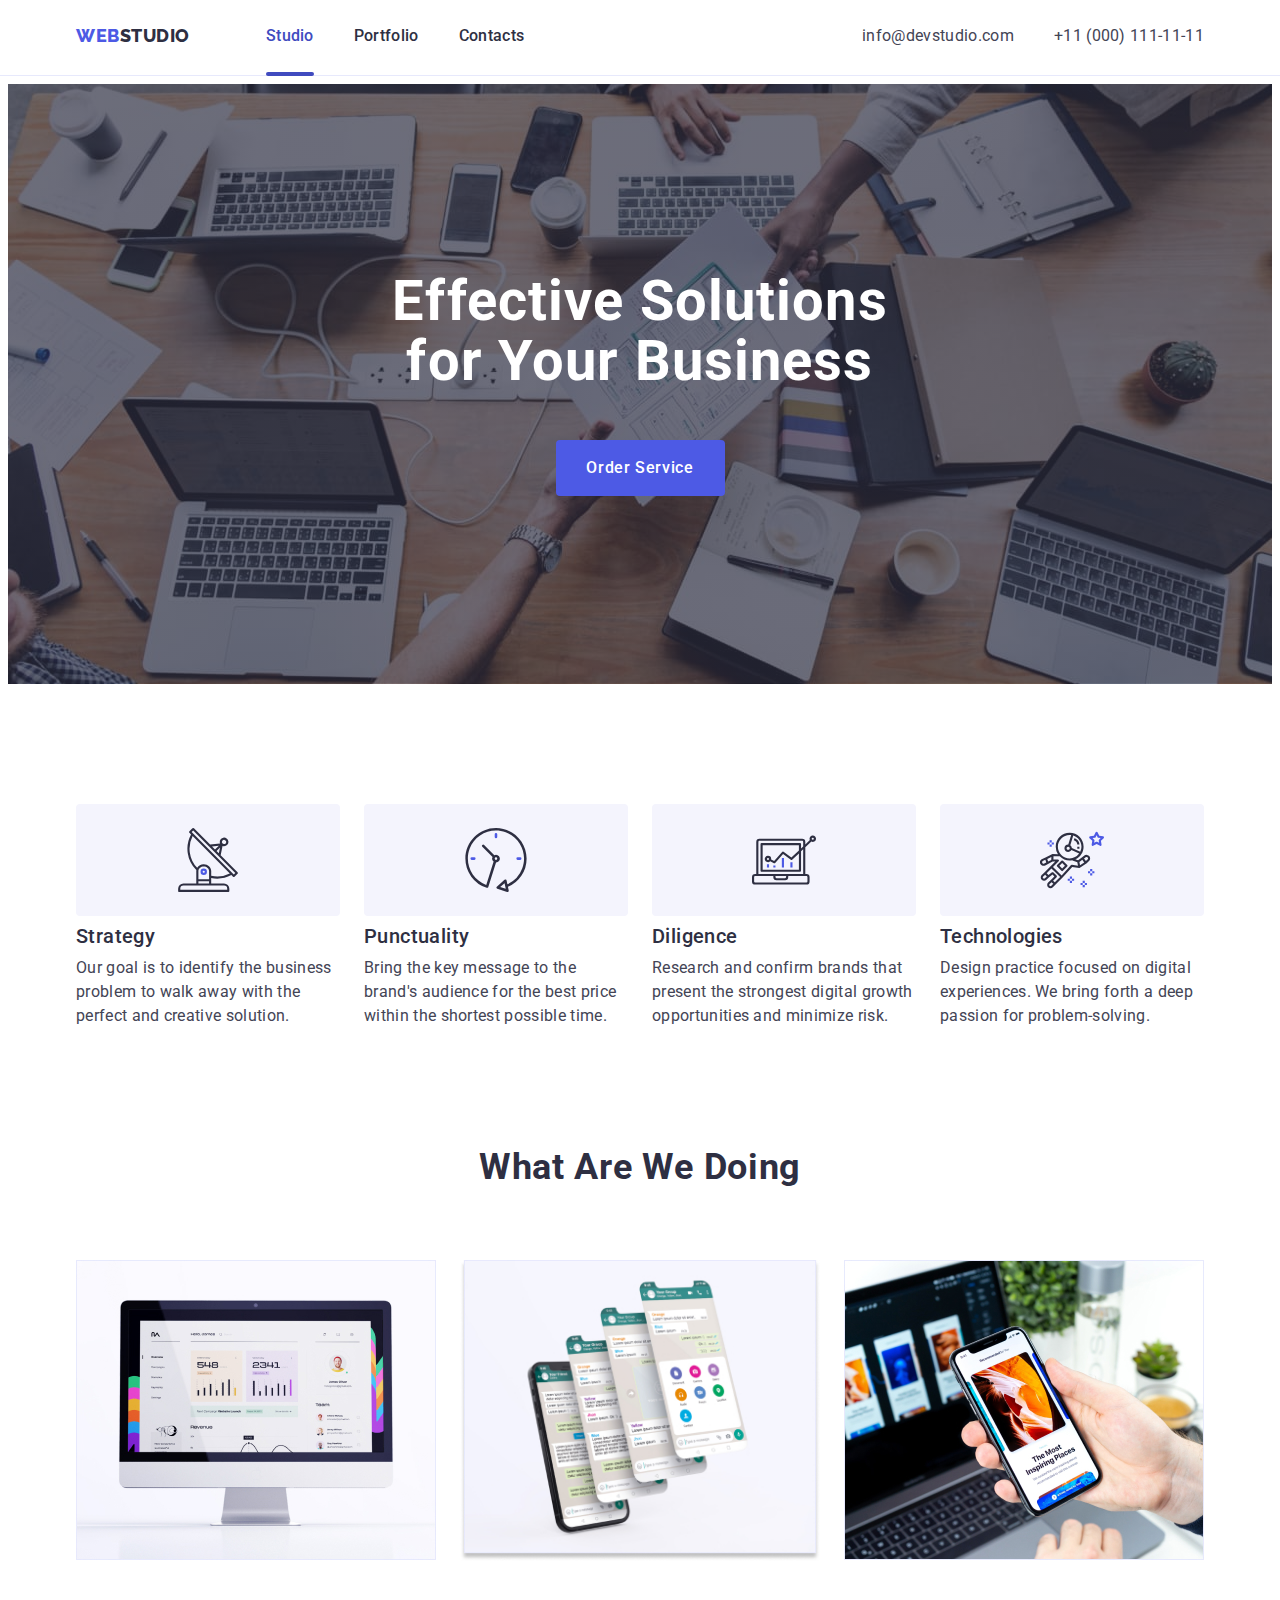
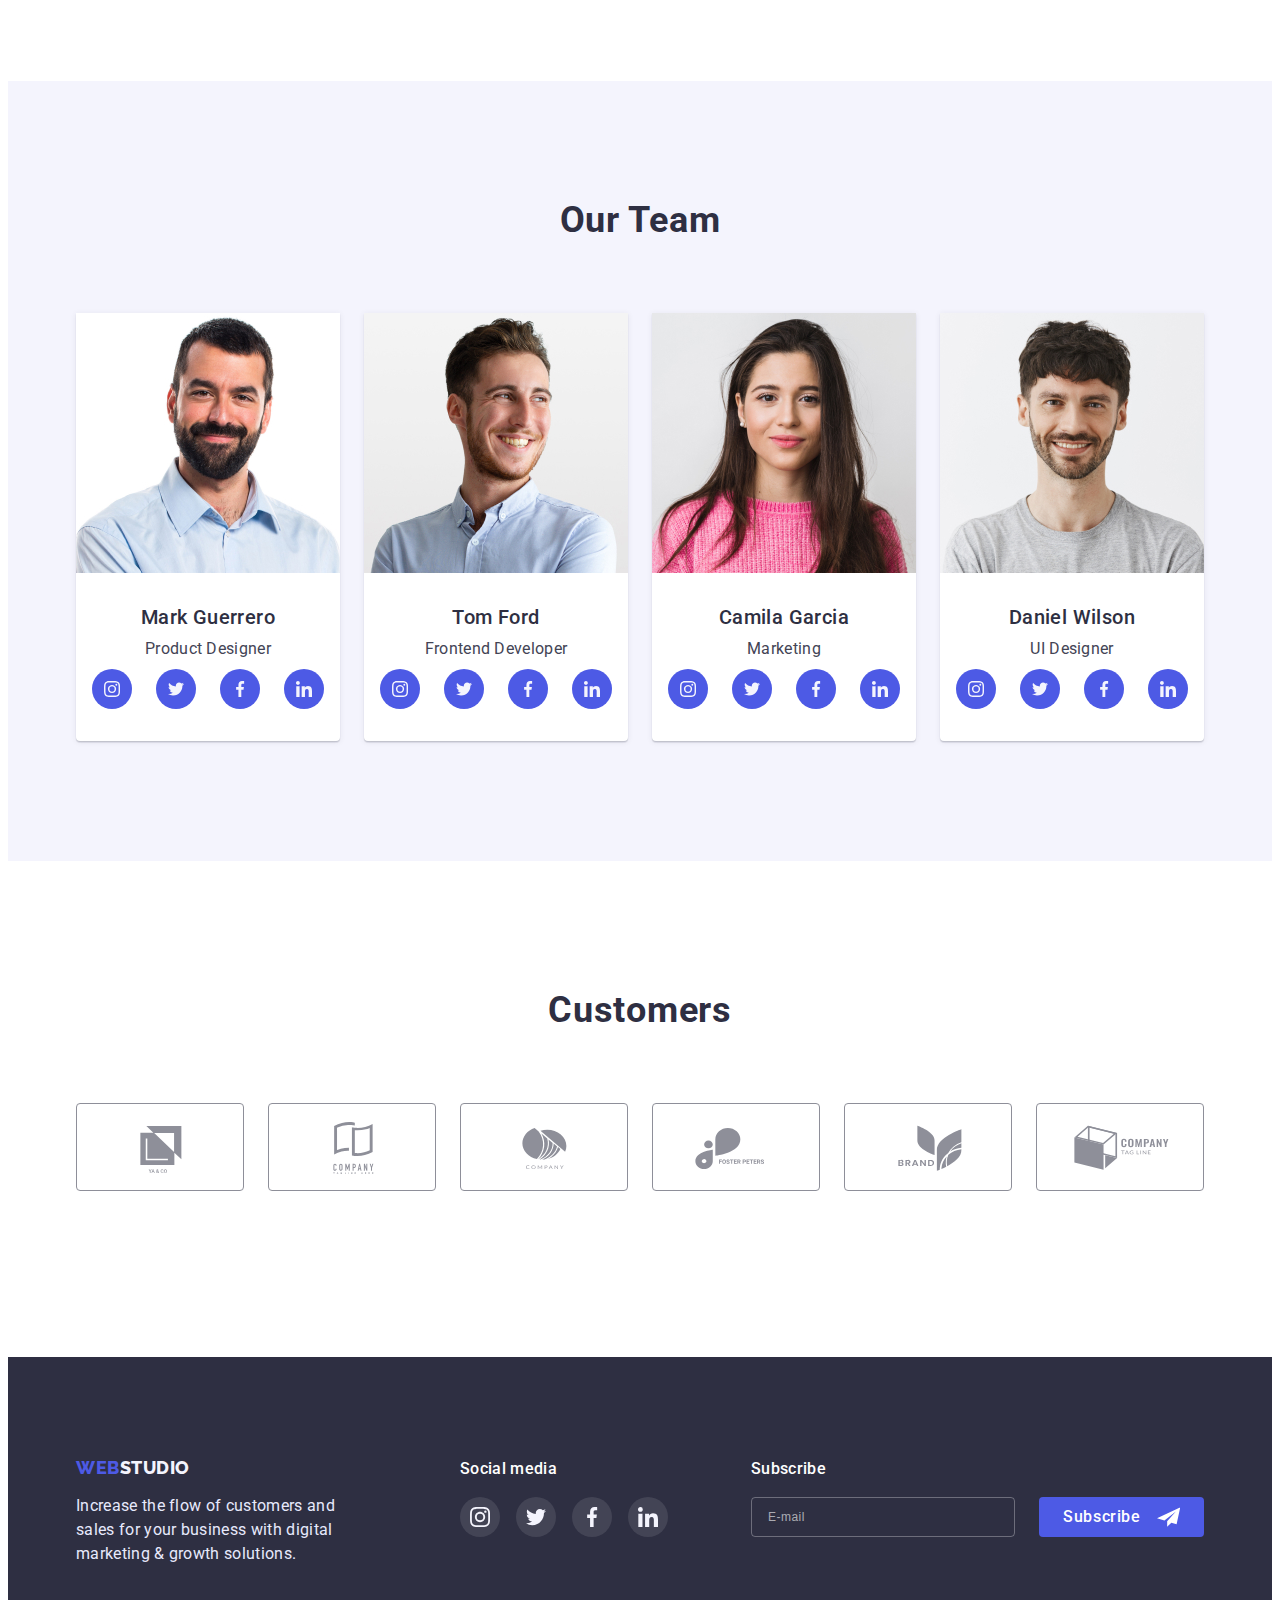
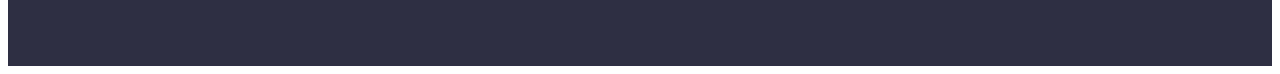
<file: index.html>
<!DOCTYPE html>
<html lang="en">
  <head>
    <meta charset="UTF-8" />
    <meta http-equiv="X-UA-Compatible" content="IE=edge" />
    <meta name="viewport" content="width=device-width, initial-scale=1.0" />
    <title>WebStudio</title>
    <link rel="preconnect" href="https://fonts.googleapis.com" />
    <link rel="preconnect" href="https://fonts.gstatic.com" crossorigin />
    <link
      href="https://fonts.googleapis.com/css2?family=Raleway:wght@800&family=Roboto:wght@400;500;700;900&display=swap"
      rel="stylesheet"
    />
    <link
      rel="stylesheet"
      href="https://cdnjs.cloudflare.com/ajax/libs/modern-normalize/1.1.0/modern-normalize.min.css"
      integrity="sha512-wpPYUAdjBVSE4KJnH1VR1HeZfpl1ub8YT/NKx4PuQ5NmX2tKuGu6U/JRp5y+Y8XG2tV+wKQpNHVUX03MfMFn9Q=="
      crossorigin="anonymous"
      referrerpolicy="no-referrer"
    />
    <link rel="stylesheet" href="./css/styles.css" />
  </head>
  <body>
    <header class="header">
      <div class="container header-container">
        <nav class="header_navigation">
          <a class="header-logo link" href="./index.html"
            ><span class="header-web">Web</span>Studio</a
          >
          <ul class="header-list list">
            <li class="header-item">
              <a class="header-link current link" href="./index.html">Studio</a>
            </li>
            <li class="header-item">
              <a class="header-link link" href="./portfolio.html">Portfolio</a>
            </li>
            <li class="header-item">
              <a class="header-link link" href="">Contacts</a>
            </li>
          </ul>
        </nav>
        <address class="adress">
          <ul class="adress-list list">
            <li class="adress-item">
              <a class="adress-link link" href="mailto:info@devstudio.com"
                >info@devstudio.com</a
              >
            </li>
            <li class="adress-item">
              <a class="adress-link link" href="tel:+110001111111"
                >+11 (000) 111-11-11</a
              >
            </li>
          </ul>
        </address>
      </div>
    </header>
    <main>
      <section class="hero">
        <div class="container">
          <h1 class="hero-title">Effective Solutions for Your Business</h1>
          <button class="hero-button" type="button" data-modal-open>
            Order Service
          </button>
        </div>
      </section>
      <section class="features">
        <div class="container">
          <h2 class="visually-hidden">Features</h2>
          <ul class="features-list list">
            <li class="features-item">
              <div class="thumb">
                <svg class="features-icon" width="64" height="64">
                  <use href="./images/icons.svg#icon-antenna"></use>
                </svg>
              </div>
              <h3 class="features-subtitle">Strategy</h3>
              <p class="features-text text">
                Our goal is to identify the business problem to walk away with
                the perfect and creative solution.
              </p>
            </li>
            <li class="features-item">
              <div class="thumb">
                <svg class="features-icon" width="64" height="64">
                  <use href="./images/icons.svg#icon-clock"></use>
                </svg>
              </div>
              <h3 class="features-subtitle">Punctuality</h3>
              <p class="features-text text">
                Bring the key message to the brand's audience for the best price
                within the shortest possible time.
              </p>
            </li>
            <li class="features-item">
              <div class="thumb">
                <svg class="features-icon" width="64" height="64">
                  <use href="./images/icons.svg#icon-diagram"></use>
                </svg>
              </div>
              <h3 class="features-subtitle">Diligence</h3>
              <p class="features-text text">
                Research and confirm brands that present the strongest digital
                growth opportunities and minimize risk.
              </p>
            </li>
            <li class="features-item">
              <div class="thumb">
                <svg class="features-icon" width="64" height="64">
                  <use href="./images/icons.svg#icon-astronaut"></use>
                </svg>
              </div>
              <h3 class="features-subtitle">Technologies</h3>
              <p class="features-text text">
                Design practice focused on digital experiences. We bring forth a
                deep passion for problem-solving.
              </p>
            </li>
          </ul>
        </div>
      </section>
      <section class="doing">
        <div class="container">
          <h2 class="doing-title">What are we doing</h2>
          <ul class="doing-list list">
            <li class="doing-item">
              <img
                src="./images/img1.jpg"
                alt="photo of computer"
                width="360"
              />
            </li>
            <li class="doing-item">
              <img
                src="./images/img2.jpg"
                alt="photo of screens mobile"
                width="360"
              />
            </li>
            <li class="doing-item">
              <img src="./images/img3.jpg" alt="photo of mobile" width="360" />
            </li>
          </ul>
        </div>
      </section>
      <section class="team">
        <div class="container">
          <h2 class="team-title">Our Team</h2>
          <ul class="team-list list">
            <li class="team-item">
              <img
                src="./images/teamcard1.jpg"
                alt="photo Product Designer"
                width="264"
              />
              <div class="team-cont">
                <h3 class="team-subtitle">Mark Guerrero</h3>
                <p class="team-text text">Product Designer</p>
                <ul class="team-soc-list list">
                  <li class="team-soc-item">
                    <a href="" class="team-soc-link link">
                      <svg class="team-soc-icon" width="16" height="16">
                        <use href="./images/icons.svg#icon-instagram"></use>
                      </svg>
                    </a>
                  </li>
                  <li class="team-soc-item">
                    <a href="" class="team-soc-link link"
                      ><svg class="team-soc-icon" width="16" height="16">
                        <use href="./images/icons.svg#icon-twitter"></use></svg
                    ></a>
                  </li>
                  <li class="team-soc-item">
                    <a href="" class="team-soc-link link"
                      ><svg class="team-soc-icon" width="16" height="16">
                        <use href="./images/icons.svg#icon-facebook"></use></svg
                    ></a>
                  </li>
                  <li class="team-soc-item">
                    <a href="" class="team-soc-link link"
                      ><svg class="team-soc-icon" width="16" height="16">
                        <use href="./images/icons.svg#icon-linkedin"></use></svg
                    ></a>
                  </li>
                </ul>
              </div>
            </li>
            <li class="team-item">
              <img
                src="./images/teamcard2.jpg"
                alt="photo Frontend Developer"
                width="264"
              />
              <div class="team-cont">
                <h3 class="team-subtitle">Tom Ford</h3>
                <p class="team-text text">Frontend Developer</p>
                <ul class="team-soc-list list">
                  <li class="team-soc-item">
                    <a href="" class="team-soc-link link">
                      <svg class="team-soc-icon" width="16" height="16">
                        <use href="./images/icons.svg#icon-instagram"></use>
                      </svg>
                    </a>
                  </li>
                  <li class="team-soc-item">
                    <a href="" class="team-soc-link link"
                      ><svg class="team-soc-icon" width="16" height="16">
                        <use href="./images/icons.svg#icon-twitter"></use></svg
                    ></a>
                  </li>
                  <li class="team-soc-item">
                    <a href="" class="team-soc-link link"
                      ><svg class="team-soc-icon" width="16" height="16">
                        <use href="./images/icons.svg#icon-facebook"></use></svg
                    ></a>
                  </li>
                  <li class="team-soc-item">
                    <a href="" class="team-soc-link link"
                      ><svg class="team-soc-icon" width="16" height="16">
                        <use href="./images/icons.svg#icon-linkedin"></use></svg
                    ></a>
                  </li>
                </ul>
              </div>
            </li>
            <li class="team-item">
              <img
                src="./images/teamcard3.jpg"
                alt="photo Marketing"
                width="264"
              />
              <div class="team-cont">
                <h3 class="team-subtitle">Camila Garcia</h3>
                <p class="team-text text">Marketing</p>
                <ul class="team-soc-list list">
                  <li class="team-soc-item">
                    <a href="" class="team-soc-link link">
                      <svg class="team-soc-icon" width="16" height="16">
                        <use href="./images/icons.svg#icon-instagram"></use>
                      </svg>
                    </a>
                  </li>
                  <li class="team-soc-item">
                    <a href="" class="team-soc-link link"
                      ><svg class="team-soc-icon" width="16" height="16">
                        <use href="./images/icons.svg#icon-twitter"></use></svg
                    ></a>
                  </li>
                  <li class="team-soc-item">
                    <a href="" class="team-soc-link link"
                      ><svg class="team-soc-icon" width="16" height="16">
                        <use href="./images/icons.svg#icon-facebook"></use></svg
                    ></a>
                  </li>
                  <li class="team-soc-item">
                    <a href="" class="team-soc-link link"
                      ><svg class="team-soc-icon" width="16" height="16">
                        <use href="./images/icons.svg#icon-linkedin"></use></svg
                    ></a>
                  </li>
                </ul>
              </div>
            </li>
            <li class="team-item">
              <img
                src="./images/teamcard4.jpg"
                alt="photo UI Designer"
                width="264"
              />
              <div class="team-cont">
                <h3 class="team-subtitle">Daniel Wilson</h3>
                <p class="team-text text">UI Designer</p>
                <ul class="team-soc-list list">
                  <li class="team-soc-item">
                    <a href="" class="team-soc-link link">
                      <svg class="team-soc-icon" width="16" height="16">
                        <use href="./images/icons.svg#icon-instagram"></use>
                      </svg>
                    </a>
                  </li>
                  <li class="team-soc-item">
                    <a href="" class="team-soc-link link"
                      ><svg class="team-soc-icon" width="16" height="16">
                        <use href="./images/icons.svg#icon-twitter"></use></svg
                    ></a>
                  </li>
                  <li class="team-soc-item">
                    <a href="" class="team-soc-link link"
                      ><svg class="team-soc-icon" width="16" height="16">
                        <use href="./images/icons.svg#icon-facebook"></use></svg
                    ></a>
                  </li>
                  <li class="team-soc-item">
                    <a href="" class="team-soc-link link"
                      ><svg class="team-soc-icon" width="16" height="16">
                        <use href="./images/icons.svg#icon-linkedin"></use></svg
                    ></a>
                  </li>
                </ul>
              </div>
            </li>
          </ul>
        </div>
      </section>
      <section class="customers">
        <div class="container">
          <h2 class="customers-title">Customers</h2>
          <ul class="customers-list list">
            <li class="customers-item">
              <a class="customers-link link" href=""
                ><svg class="customers-icon" width="104" height="56">
                  <use href="./images/icons.svg#icon-logofirst"></use></svg
              ></a>
            </li>
            <li class="customers-item">
              <a class="customers-link link" href=""
                ><svg class="customers-icon" width="104" height="56">
                  <use href="./images/icons.svg#icon-logosecond"></use></svg
              ></a>
            </li>
            <li class="customers-item">
              <a class="customers-link link" href=""
                ><svg class="customers-icon" width="104" height="56">
                  <use href="./images/icons.svg#icon-logothird"></use></svg
              ></a>
            </li>
            <li class="customers-item">
              <a class="customers-link link" href=""
                ><svg class="customers-icon" width="104" height="56">
                  <use href="./images/icons.svg#icon-logofourth"></use></svg
              ></a>
            </li>
            <li class="customers-item">
              <a class="customers-link link" href=""
                ><svg class="customers-icon" width="104" height="56">
                  <use href="./images/icons.svg#icon-logofifth"></use></svg
              ></a>
            </li>
            <li class="customers-item">
              <a class="customers-link link" href=""
                ><svg class="customers-icon" width="104" height="56">
                  <use href="./images/icons.svg#icon-logosixth"></use></svg
              ></a>
            </li>
          </ul>
        </div>
      </section>
    </main>
    <footer class="footer">
      <div class="container">
        <div class="footer-list">
          <div class="first-item">
            <a class="footer-logo link" href="./index.html"
              ><span class="footer-web">Web</span>Studio</a
            >
            <p class="footer-text text">
              Increase the flow of customers and sales for your business with
              digital marketing & growth solutions.
            </p>
          </div>
          <div class="second-item">
            <p class="cm-title">Social media</p>
            <ul class="cm-list list">
              <li class="cm-item">
                <a href="" class="cm-link link">
                  <svg class="cm-icon" width="20" height="20">
                    <use href="./images/icons.svg#icon-instagram"></use>
                  </svg>
                </a>
              </li>
              <li class="cm-item">
                <a href="" class="cm-link link">
                  <svg class="cm-icon" width="20" height="20">
                    <use href="./images/icons.svg#icon-twitter"></use>
                  </svg>
                </a>
              </li>
              <li class="cm-item">
                <a href="" class="cm-link link">
                  <svg class="cm-icon" width="20" height="20">
                    <use href="./images/icons.svg#icon-facebook"></use>
                  </svg>
                </a>
              </li>
              <li class="cm-item">
                <a href="" class="cm-link link">
                  <svg class="cm-icon" width="20" height="20">
                    <use href="./images/icons.svg#icon-linkedin"></use>
                  </svg>
                </a>
              </li>
            </ul>
          </div>
          <form class="third-item">
            <label for="subscribe"></label>
            <p class="subscribe-text">Subscribe</p>
            <div class="subscr-button">
              <input
                class="subscribe-mail"
                name="user-email"
                type="email"
                placeholder="E-mail"
                id="subscribe"
              />
              <div>
                <button class="fut-button" type="submit">
                  Subscribe<svg class="fut-icon" width="24" height="24">
                    <use href="./images/icons.svg#icon-plain"></use>
                  </svg>
                </button>
              </div>
            </div>
          </form>
        </div>
      </div>
    </footer>
    <div class="backdrop is-hidden" data-modal>
      <div class="modal">
        <button type="button" class="modal-close" data-modal-close>
          <svg class="modal-close-icon" width="8" height="8">
            <use href="./images/icons.svg#icon-closebutton"></use>
          </svg>
        </button>
        <p class="modal-title">Leave your contacts and we will call you back</p>
        <form class="modal-form">
          <div class="modal-field">
            <label
              ><span class="input-text">Name</span
              ><span class="input-wrap"
                ><input
                  class="modal-input"
                  name="user-name"
                  type="text"
                  placeholder=""
                  required />
                <svg class="modal-icon" width="18" height="18">
                  <use
                    href="./images/icons.svg#icon-personmod"
                  ></use></svg></span
            ></label>
          </div>
          <div class="modal-field">
            <label class="input-text" for="user-tel">Phone</label>
            <div class="input-wrap">
              <input
                class="modal-input"
                name="user-tel"
                id="user-tel"
                type="text"
                placeholder=""
                required
              />
              <svg class="modal-icon" width="18" height="18">
                <use href="./images/icons.svg#icon-phonemod"></use>
              </svg>
            </div>
          </div>
          <div class="modal-field">
            <label
              ><span class="input-text">Email</span
              ><span class="input-wrap"
                ><input
                  class="modal-input"
                  name="user-email"
                  type="email"
                  placeholder="" />
                <svg class="modal-icon" width="18" height="18">
                  <use
                    href="./images/icons.svg#icon-emailmod"
                  ></use></svg></span
            ></label>
          </div>
          <div class="modal-textarea">
            <label class="input-text" for="user-text">Comment</label>
            <textarea
              name="user-text"
              id="user-text"
              class="modal-comment"
              placeholder="Text input"
            ></textarea>
          </div>
          <div class="modal-checkbox">
            <input
              id="policy"
              type="checkbox"
              value="true"
              class="input-check visually-hidden"
              name="policy"
            />
            <label for="policy" class="check-text">
              <span>
                <svg class="check-icon" width="10" height="8">
                  <use href="./images/icons.svg#icon-click"></use>
                </svg>
              </span>
              I accept the terms and conditions of the&nbsp;
              <a class="active-text" href="#">Privacy Policy</a></label
            >
          </div>

          <button class="mod-button" type="submit">Send</button>
        </form>
      </div>
    </div>
    <script src="./js/modal.js"></script>
  </body>
</html>
</file>
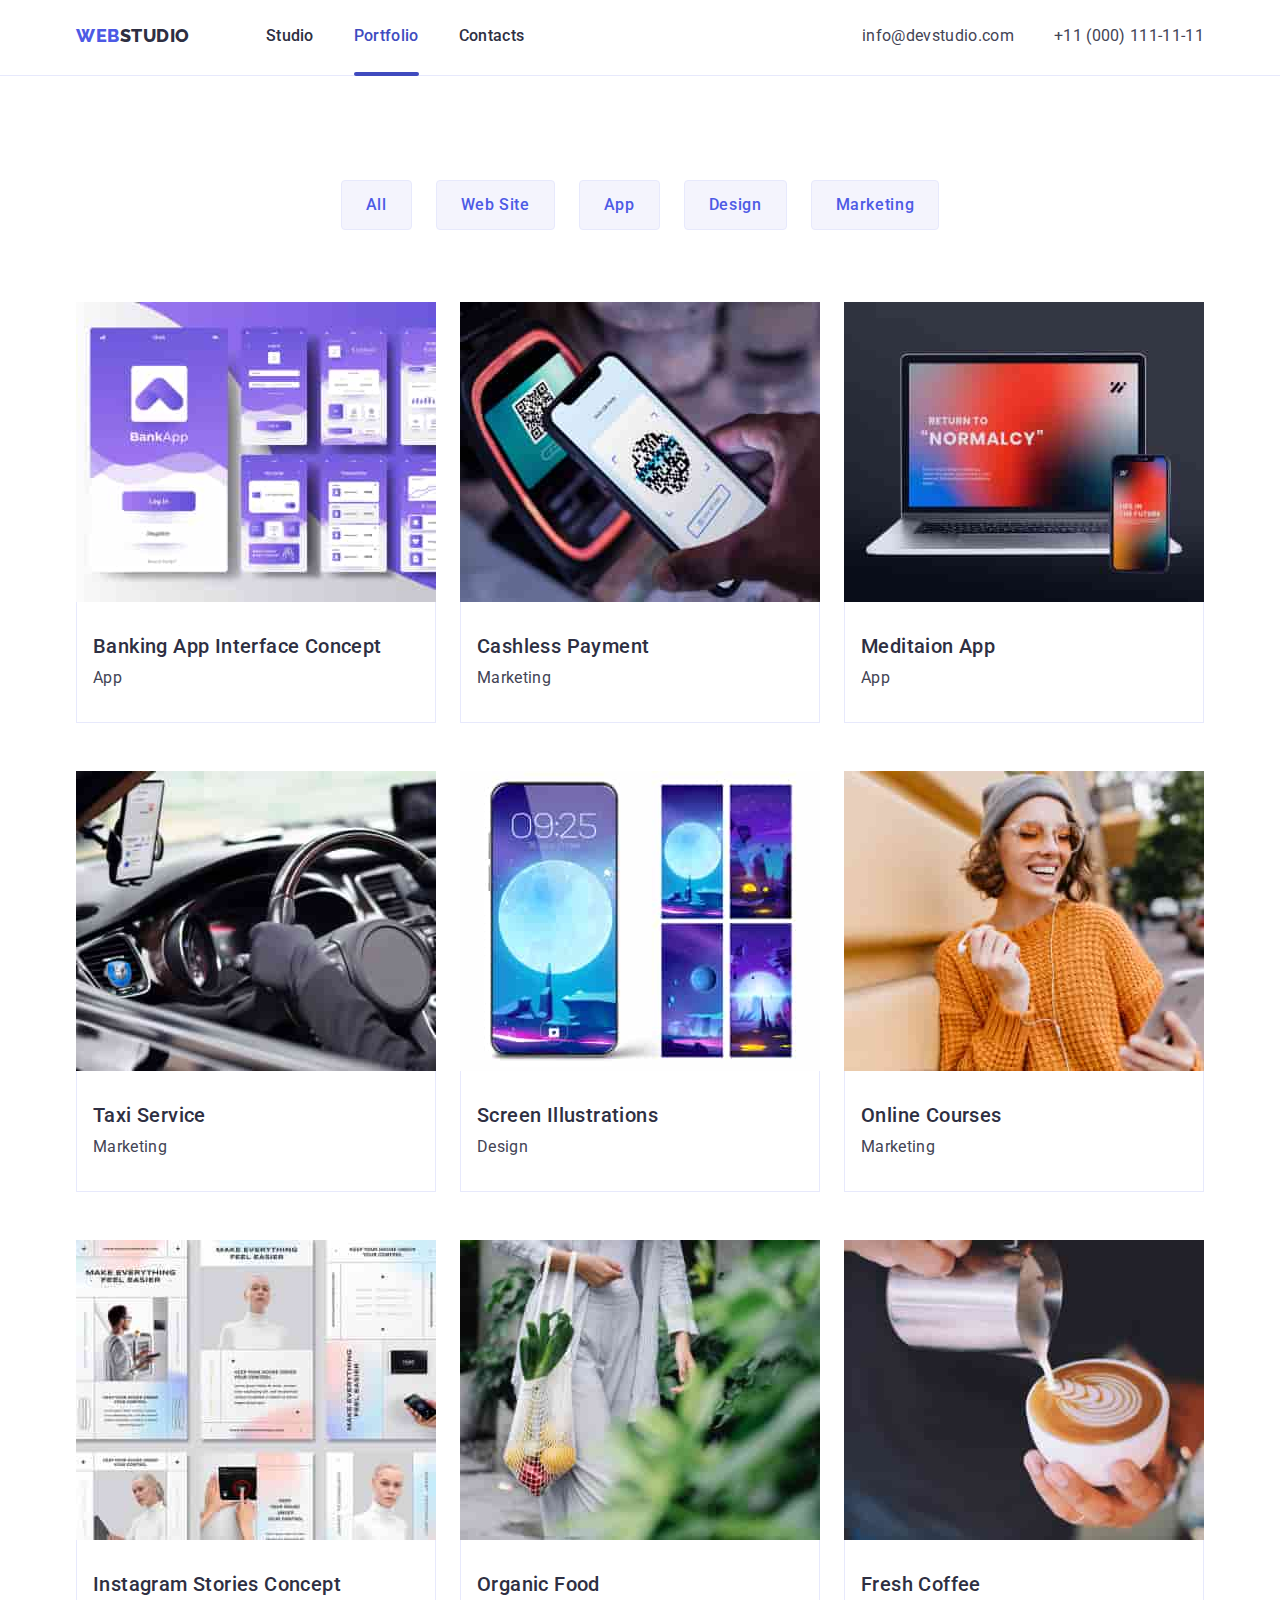
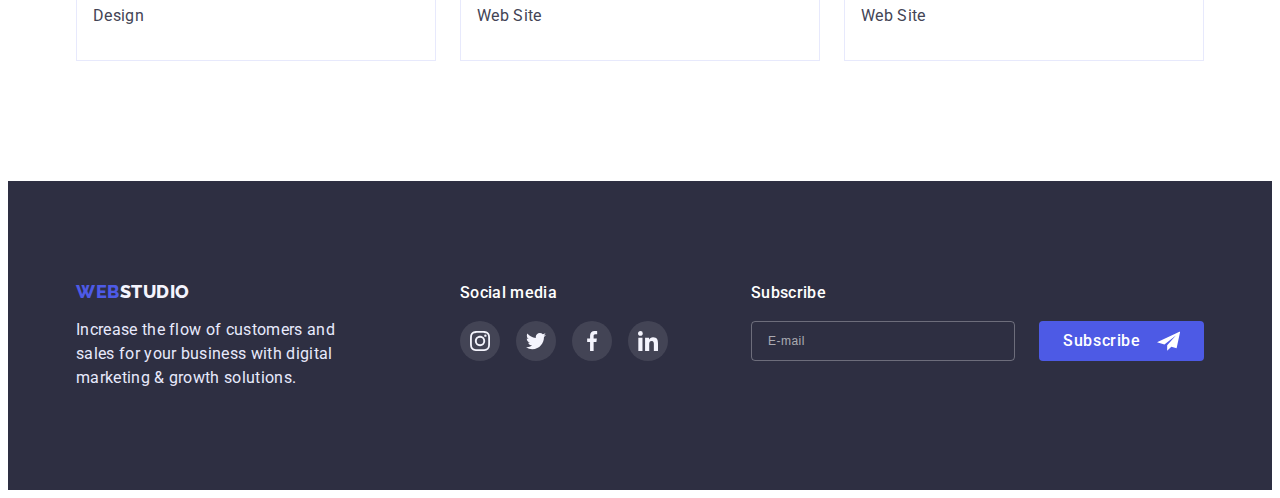
<file: portfolio.html>
<!DOCTYPE html>
<html lang="en">
  <head>
    <meta charset="UTF-8" />
    <meta http-equiv="X-UA-Compatible" content="IE=edge" />
    <meta name="viewport" content="width=device-width, initial-scale=1.0" />
    <title>WebStudio</title>
    <link rel="preconnect" href="https://fonts.googleapis.com" />
    <link rel="preconnect" href="https://fonts.gstatic.com" crossorigin />
    <link
      href="https://fonts.googleapis.com/css2?family=Raleway:wght@800&family=Roboto:wght@400;500;700;900&display=swap"
      rel="stylesheet"
    />
    <link
      rel="stylesheet"
      href="https://cdnjs.cloudflare.com/ajax/libs/modern-normalize/1.1.0/modern-normalize.min.css"
      integrity="sha512-wpPYUAdjBVSE4KJnH1VR1HeZfpl1ub8YT/NKx4PuQ5NmX2tKuGu6U/JRp5y+Y8XG2tV+wKQpNHVUX03MfMFn9Q=="
      crossorigin="anonymous"
      referrerpolicy="no-referrer"
    />
    <link rel="stylesheet" href="./css/styles.css" />
  </head>
  <body>
    <header class="header">
      <div class="container header-container">
        <nav class="header_navigation">
          <a class="header-logo link" href="./index.html"
            ><span class="header-web">Web</span>Studio</a
          >
          <ul class="header-list list">
            <li class="header-item">
              <a class="header-link link" href="./index.html">Studio</a>
            </li>
            <li class="header-item">
              <a class="header-link current link" href="./portfolio.html"
                >Portfolio</a
              >
            </li>
            <li class="header-item">
              <a class="header-link link" href="">Contacts</a>
            </li>
          </ul>
        </nav>
        <address class="adress">
          <ul class="adress-list list">
            <li class="adress-item">
              <a class="adress-link link" href="mailto:info@devstudio.com"
                >info@devstudio.com</a
              >
            </li>
            <li class="adress-item">
              <a class="adress-link link" href="tel:+110001111111"
                >+11 (000) 111-11-11</a
              >
            </li>
          </ul>
        </address>
      </div>
    </header>
    <main>
      <section class="portfolio">
        <div class="container">
          <h1 class="works visually-hidden">Our works</h1>
          <ul class="works-list list">
            <li class="works-item">
              <button class="works-button" type="button">All</button>
            </li>
            <li class="works-item">
              <button class="works-button" type="button">Web Site</button>
            </li>
            <li class="works-item">
              <button class="works-button" type="button">App</button>
            </li>
            <li class="works-item">
              <button class="works-button" type="button">Design</button>
            </li>
            <li class="works-item">
              <button class="works-button" type="button">Marketing</button>
            </li>
          </ul>
          <ul class="offers-list list">
            <li class="offers-item">
              <a class="offers-link link" href=""
                ><div class="offers-ol">
                  <img
                    src="./images/bankingapp.jpg"
                    alt="Banking app"
                    width="360"
                  />
                  <p class="owerlay-text">
                    14 Stylish and User-Friendly App Design Concepts · Task
                    Manager App · Calorie Tracker App · Exotic Fruit Ecommerce
                    App · Cloud Storage App
                  </p>
                </div>
                <div class="offers-choice">
                  <h2 class="offers-title">Banking App Interface Concept</h2>
                  <p class="offers-text">App</p>
                </div></a
              >
            </li>

            <li class="offers-item">
              <a class="offers-link link" href=""
                ><div class="offers-ol">
                  <img
                    src="./images/cashlesspayment.jpg"
                    alt="Mobile telephone"
                    width="360"
                  />
                  <p class="owerlay-text">
                    14 Stylish and User-Friendly App Design Concepts · Task
                    Manager App · Calorie Tracker App · Exotic Fruit Ecommerce
                    App · Cloud Storage App
                  </p>
                </div>
                <div class="offers-choice">
                  <h2 class="offers-title">Cashless Payment</h2>
                  <p class="offers-text">Marketing</p>
                </div></a
              >
            </li>

            <li class="offers-item">
              <a class="offers-link link" href=""
                ><div class="offers-ol">
                  <img
                    src="./images/meditaioonapp.jpg"
                    alt="Computer and mobile"
                    width="360"
                  />
                  <p class="owerlay-text">
                    14 Stylish and User-Friendly App Design Concepts · Task
                    Manager App · Calorie Tracker App · Exotic Fruit Ecommerce
                    App · Cloud Storage App
                  </p>
                </div>
                <div class="offers-choice">
                  <h2 class="offers-title">Meditaion App</h2>
                  <p class="offers-text">App</p>
                </div></a
              >
            </li>

            <li class="offers-item">
              <a class="offers-link link" href=""
                ><div class="offers-ol">
                  <img
                    src="./images/taxiservice.jpg"
                    alt="Venicle interior"
                    width="360"
                  />
                  <p class="owerlay-text">
                    14 Stylish and User-Friendly App Design Concepts · Task
                    Manager App · Calorie Tracker App · Exotic Fruit Ecommerce
                    App · Cloud Storage App
                  </p>
                </div>
                <div class="offers-choice">
                  <h2 class="offers-title">Taxi Service</h2>
                  <p class="offers-text">Marketing</p>
                </div></a
              >
            </li>

            <li class="offers-item">
              <a class="offers-link link" href=""
                ><div class="offers-ol">
                  <img
                    src="./images/screenillustr.jpg"
                    alt="Screenshots"
                    width="360"
                  />
                  <p class="owerlay-text">
                    14 Stylish and User-Friendly App Design Concepts · Task
                    Manager App · Calorie Tracker App · Exotic Fruit Ecommerce
                    App · Cloud Storage App
                  </p>
                </div>
                <div class="offers-choice">
                  <h2 class="offers-title">Screen Illustrations</h2>
                  <p class="offers-text">Design</p>
                </div></a
              >
            </li>

            <li class="offers-item">
              <a class="offers-link link" href=""
                ><div class="offers-ol">
                  <img
                    src="./images/onlinecourses.jpg"
                    alt="Girl with mobile"
                    width="360"
                  />
                  <p class="owerlay-text">
                    14 Stylish and User-Friendly App Design Concepts · Task
                    Manager App · Calorie Tracker App · Exotic Fruit Ecommerce
                    App · Cloud Storage App
                  </p>
                </div>
                <div class="offers-choice">
                  <h2 class="offers-title">Online Courses</h2>
                  <p class="offers-text">Marketing</p>
                </div></a
              >
            </li>

            <li class="offers-item">
              <a class="offers-link link" href=""
                ><div class="offers-ol">
                  <img
                    src="./images/instagramstories.jpg"
                    alt="Image from instagram"
                    width="360"
                  />
                  <p class="owerlay-text">
                    14 Stylish and User-Friendly App Design Concepts · Task
                    Manager App · Calorie Tracker App · Exotic Fruit Ecommerce
                    App · Cloud Storage App
                  </p>
                </div>
                <div class="offers-choice">
                  <h2 class="offers-title">Instagram Stories Concept</h2>
                  <p class="offers-text">Design</p>
                </div></a
              >
            </li>

            <li class="offers-item">
              <a class="offers-link link" href=""
                ><div class="offers-ol">
                  <img
                    src="./images/organicfood.jpg"
                    alt="Bag with food"
                    width="360"
                  />
                  <p class="owerlay-text">
                    14 Stylish and User-Friendly App Design Concepts · Task
                    Manager App · Calorie Tracker App · Exotic Fruit Ecommerce
                    App · Cloud Storage App
                  </p>
                </div>
                <div class="offers-choice">
                  <h2 class="offers-title">Organic Food</h2>
                  <p class="offers-text">Web Site</p>
                </div></a
              >
            </li>

            <li class="offers-item">
              <a class="offers-link link" href=""
                ><div class="offers-ol">
                  <img
                    src="./images/freshcofee.jpg"
                    alt="Cup of coffe"
                    width="360"
                  />
                  <p class="owerlay-text">
                    14 Stylish and User-Friendly App Design Concepts · Task
                    Manager App · Calorie Tracker App · Exotic Fruit Ecommerce
                    App · Cloud Storage App
                  </p>
                </div>
                <div class="offers-choice">
                  <h2 class="offers-title">Fresh Coffee</h2>
                  <p class="offers-text">Web Site</p>
                </div></a
              >
            </li>
          </ul>
        </div>
      </section>
    </main>
    <footer class="footer">
      <div class="container">
        <div class="footer-list">
          <div class="first-item">
            <a class="footer-logo link" href="./index.html"
              ><span class="footer-web">Web</span>Studio</a
            >
            <p class="footer-text text">
              Increase the flow of customers and sales for your business with
              digital marketing & growth solutions.
            </p>
          </div>
          <div class="second-item">
            <p class="cm-title">Social media</p>
            <ul class="cm-list list">
              <li class="cm-item">
                <a href="" class="cm-link link">
                  <svg class="cm-icon" width="20" height="20">
                    <use href="./images/icons.svg#icon-instagram"></use>
                  </svg>
                </a>
              </li>
              <li class="cm-item">
                <a href="" class="cm-link link">
                  <svg class="cm-icon" width="20" height="20">
                    <use href="./images/icons.svg#icon-twitter"></use>
                  </svg>
                </a>
              </li>
              <li class="cm-item">
                <a href="" class="cm-link link">
                  <svg class="cm-icon" width="20" height="20">
                    <use href="./images/icons.svg#icon-facebook"></use>
                  </svg>
                </a>
              </li>
              <li class="cm-item">
                <a href="" class="cm-link link">
                  <svg class="cm-icon" width="20" height="20">
                    <use href="./images/icons.svg#icon-linkedin"></use>
                  </svg>
                </a>
              </li>
            </ul>
          </div>
          <form class="third-item">
            <label for="subscribe"></label>
            <p class="subscribe-text">Subscribe</p>
            <div class="subscr-button">
              <input
                class="subscribe-mail"
                name="user-email"
                type="email"
                placeholder="E-mail"
                id="subscribe"
              />
              <div>
                <button class="fut-button" type="submit">
                  Subscribe<svg class="fut-icon" width="24" height="24">
                    <use href="./images/icons.svg#icon-plain"></use>
                  </svg>
                </button>
              </div>
            </div>
          </form>
        </div>
      </div>
    </footer>
  </body>
</html>
</file>
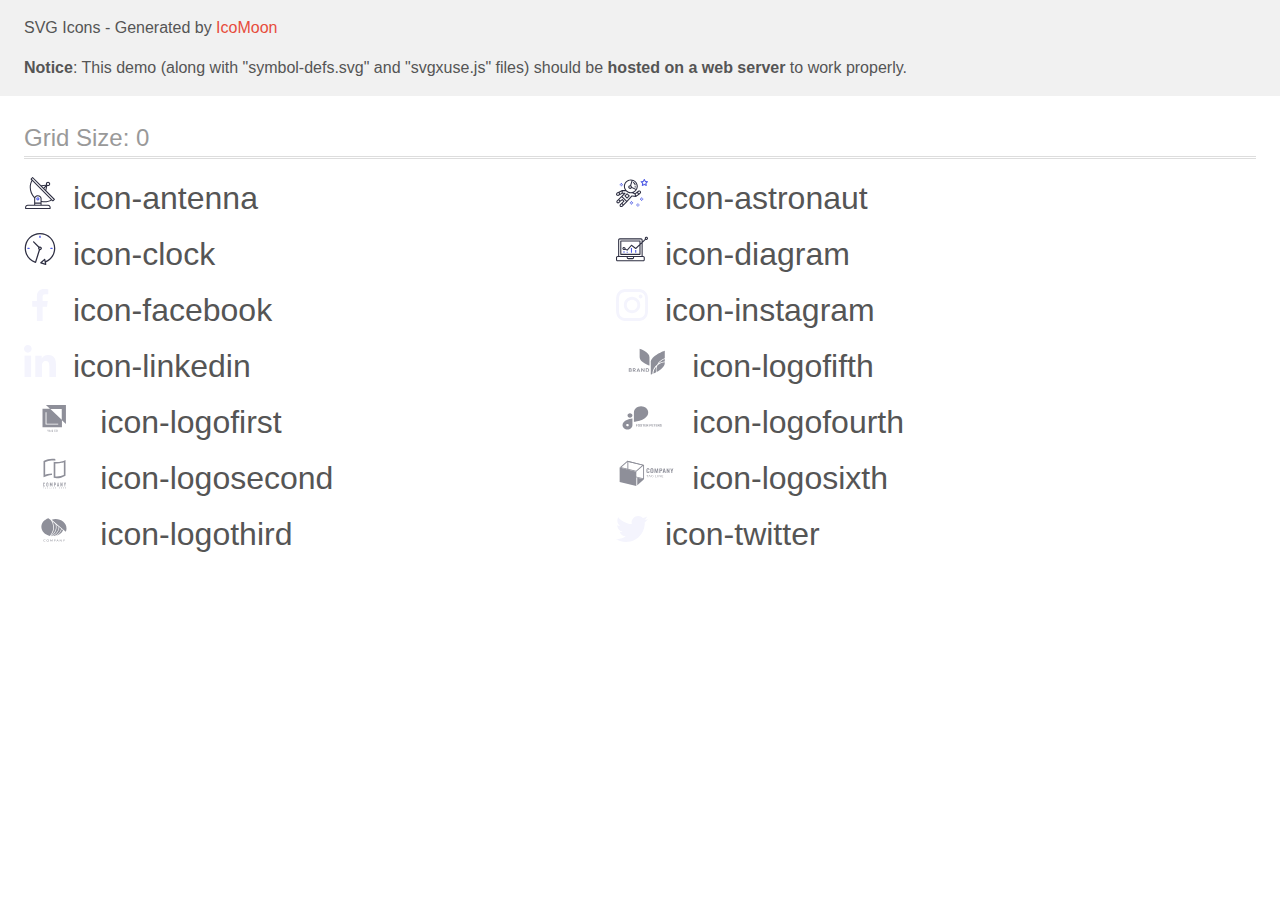
<file: images/icomoon/demo-external-svg.html>
<!doctype html>
<html>
<head>
    <title>IcoMoon - SVG Icons</title>
    <meta charset="utf-8">
    <meta name="viewport" content="width=device-width, initial-scale=1">
    <link rel="stylesheet" href="demo-files/demo.css">
    <link rel="stylesheet" href="style.css">
</head>
<body>
<header class="bgc1 clearfix">
<div class="mhl">
    <p>SVG Icons - Generated by <a href="https://icomoon.io/app">IcoMoon</a></p><p><strong>Notice</strong>: This demo (along with "symbol-defs.svg" and "svgxuse.js" files) should be <b>hosted on a web server</b> to work properly.</p>
</div>
</header>
    <div class="clearfix mhl ptl">
        <h1 class="mvm mtn fgc1">Grid Size: 0</h1>
        <div class="glyph fs1">
            <div class="clearfix pbs">
                <svg class="icon icon-antenna"><use xlink:href="symbol-defs.svg#icon-antenna"></use></svg><span class="name"> icon-antenna</span>
            </div>
        </div>
        <div class="glyph fs1">
            <div class="clearfix pbs">
                <svg class="icon icon-astronaut"><use xlink:href="symbol-defs.svg#icon-astronaut"></use></svg><span class="name"> icon-astronaut</span>
            </div>
        </div>
        <div class="glyph fs1">
            <div class="clearfix pbs">
                <svg class="icon icon-clock"><use xlink:href="symbol-defs.svg#icon-clock"></use></svg><span class="name"> icon-clock</span>
            </div>
        </div>
        <div class="glyph fs1">
            <div class="clearfix pbs">
                <svg class="icon icon-diagram"><use xlink:href="symbol-defs.svg#icon-diagram"></use></svg><span class="name"> icon-diagram</span>
            </div>
        </div>
        <div class="glyph fs1">
            <div class="clearfix pbs">
                <svg class="icon icon-facebook"><use xlink:href="symbol-defs.svg#icon-facebook"></use></svg><span class="name"> icon-facebook</span>
            </div>
        </div>
        <div class="glyph fs1">
            <div class="clearfix pbs">
                <svg class="icon icon-instagram"><use xlink:href="symbol-defs.svg#icon-instagram"></use></svg><span class="name"> icon-instagram</span>
            </div>
        </div>
        <div class="glyph fs1">
            <div class="clearfix pbs">
                <svg class="icon icon-linkedin"><use xlink:href="symbol-defs.svg#icon-linkedin"></use></svg><span class="name"> icon-linkedin</span>
            </div>
        </div>
        <div class="glyph fs1">
            <div class="clearfix pbs">
                <svg class="icon icon-logofifth"><use xlink:href="symbol-defs.svg#icon-logofifth"></use></svg><span class="name"> icon-logofifth</span>
            </div>
        </div>
        <div class="glyph fs1">
            <div class="clearfix pbs">
                <svg class="icon icon-logofirst"><use xlink:href="symbol-defs.svg#icon-logofirst"></use></svg><span class="name"> icon-logofirst</span>
            </div>
        </div>
        <div class="glyph fs1">
            <div class="clearfix pbs">
                <svg class="icon icon-logofourth"><use xlink:href="symbol-defs.svg#icon-logofourth"></use></svg><span class="name"> icon-logofourth</span>
            </div>
        </div>
        <div class="glyph fs1">
            <div class="clearfix pbs">
                <svg class="icon icon-logosecond"><use xlink:href="symbol-defs.svg#icon-logosecond"></use></svg><span class="name"> icon-logosecond</span>
            </div>
        </div>
        <div class="glyph fs1">
            <div class="clearfix pbs">
                <svg class="icon icon-logosixth"><use xlink:href="symbol-defs.svg#icon-logosixth"></use></svg><span class="name"> icon-logosixth</span>
            </div>
        </div>
        <div class="glyph fs1">
            <div class="clearfix pbs">
                <svg class="icon icon-logothird"><use xlink:href="symbol-defs.svg#icon-logothird"></use></svg><span class="name"> icon-logothird</span>
            </div>
        </div>
        <div class="glyph fs1">
            <div class="clearfix pbs">
                <svg class="icon icon-twitter"><use xlink:href="symbol-defs.svg#icon-twitter"></use></svg><span class="name"> icon-twitter</span>
            </div>
        </div>
  </div>
<script defer src="svgxuse.js"></script>
</body>
</html>
</file>
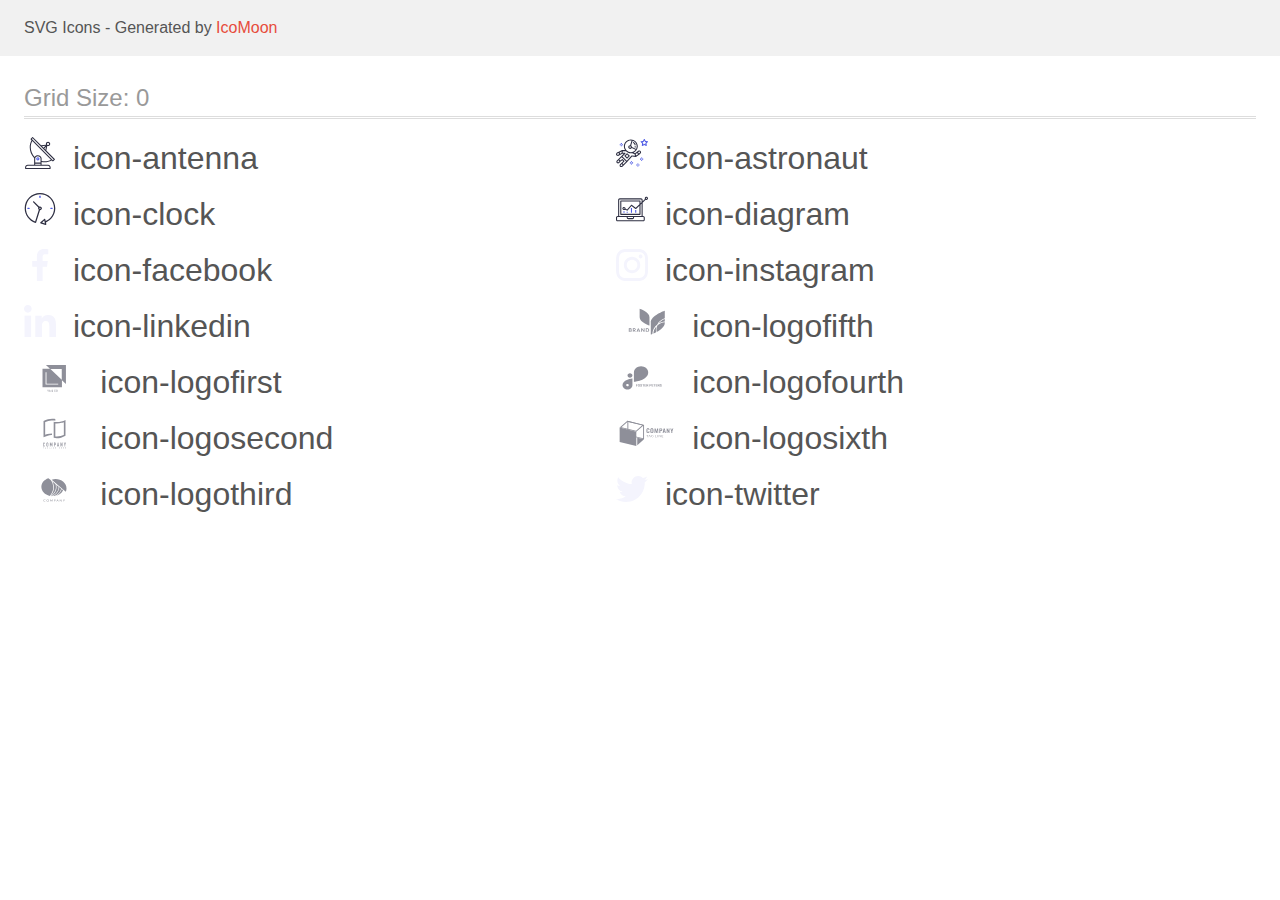
<file: images/icomoon/demo.html>
<!doctype html>
<html>
<head>
    <title>IcoMoon - SVG Icons</title>
    <meta charset="utf-8">
    <meta name="viewport" content="width=device-width, initial-scale=1">
    <link rel="stylesheet" href="demo-files/demo.css">
    <link rel="stylesheet" href="style.css">
</head>
<body>
<svg aria-hidden="true" style="position: absolute; width: 0; height: 0; overflow: hidden;" version="1.1" xmlns="http://www.w3.org/2000/svg" xmlns:xlink="http://www.w3.org/1999/xlink">
<defs>
<symbol id="icon-antenna" viewBox="0 0 32 32">
<path fill="#2e2f42" style="fill: var(--color1, #2e2f42)" d="M30.773 22.098l-8.443-8.505 0.937-4.615c0.242 0.094 0.499 0.144 0.758 0.146h0.006c1.192 0.014 2.17-0.941 2.184-2.133s-0.941-2.17-2.133-2.184c-1.192-0.014-2.17 0.941-2.184 2.133-0.003 0.255 0.039 0.509 0.125 0.749l-4.96 0.605-8.091-8.133c-0.099-0.101-0.235-0.159-0.377-0.16-0.14 0.001-0.274 0.056-0.373 0.155l-1.513 1.504c-0.208 0.208-0.208 0.546 0 0.754l0.814 0.826c-3.153 5.798-2.129 12.978 2.519 17.663 0.043 0.041 0.092 0.074 0.146 0.098-0.034 0.18-0.051 0.364-0.052 0.547v6.187h-6.4c-1.472 0.002-2.665 1.195-2.667 2.667v1.067c0 0.295 0.239 0.533 0.533 0.533h24.533c0.295 0 0.533-0.239 0.533-0.533v-1.067c-0.002-1.472-1.195-2.665-2.667-2.667h-6.4v-2.742c1.003 0.21 2.024 0.317 3.049 0.32 2.458-0.003 4.877-0.615 7.040-1.783l0.818 0.823c0.099 0.101 0.235 0.159 0.377 0.16 0.14-0.001 0.274-0.056 0.373-0.155l1.513-1.504c0.208-0.208 0.208-0.546 0-0.754zM23.28 6.233c0.418-0.415 1.093-0.414 1.509 0.004s0.414 1.093-0.004 1.508c-0.2 0.199-0.47 0.31-0.752 0.31h-0.003c-0.589-0.003-1.064-0.483-1.061-1.072 0.002-0.282 0.115-0.552 0.314-0.751h-0.002zM22.024 9.738l-0.598 2.946-1.175-1.182 1.774-1.763zM21.419 8.836l-1.92 1.909-1.485-1.493 3.405-0.415zM24.004 28.8c0.884 0 1.6 0.716 1.6 1.6v0.533h-23.467v-0.533c0-0.884 0.716-1.6 1.6-1.6h20.267zM16.537 26.667v1.067h-5.333v-1.067h5.333zM11.204 25.6v-4.053c0-1.294 1.196-2.347 2.667-2.347s2.667 1.053 2.667 2.347v4.053h-5.333zM17.604 23.904v-2.357c0-1.882-1.675-3.413-3.733-3.413-1.331-0.020-2.576 0.657-3.281 1.786-4.058-4.274-4.971-10.645-2.279-15.887l18.602 18.708c-2.872 1.461-6.165 1.873-9.309 1.163zM28.893 23.22l-21.057-21.181 0.755-0.752 7.935 7.98c0.004 0 0.006 0.007 0.010 0.010l13.115 13.191-0.757 0.752z"></path>
<path fill="#4d5ae5" style="fill: var(--color2, #4d5ae5)" d="M13.876 20.267h-0.005c-0.884-0.001-1.601 0.714-1.602 1.598s0.714 1.601 1.598 1.602h0.005c0.884 0.001 1.601-0.714 1.602-1.598s-0.714-1.601-1.598-1.602zM14.249 22.245c-0.1 0.1-0.236 0.156-0.378 0.155-0.295-0.002-0.532-0.242-0.531-0.536 0.001-0.141 0.057-0.276 0.157-0.375s0.233-0.154 0.373-0.155c0.295 0.002 0.532 0.242 0.531 0.536-0.001 0.141-0.057 0.276-0.157 0.375h0.005z"></path>
</symbol>
<symbol id="icon-astronaut" viewBox="0 0 32 32">
<path fill="#4d5ae5" style="fill: var(--color2, #4d5ae5)" d="M31.974 4.524c-0.063-0.193-0.229-0.333-0.43-0.363l-1.91-0.278-0.855-1.731c-0.179-0.365-0.777-0.365-0.956 0l-0.855 1.731-1.91 0.278c-0.201 0.029-0.367 0.17-0.431 0.363-0.062 0.193-0.011 0.405 0.135 0.547l1.383 1.348-0.326 1.903c-0.034 0.2 0.048 0.402 0.212 0.522 0.166 0.121 0.382 0.135 0.562 0.040l1.709-0.899 1.709 0.899c0.078 0.041 0.164 0.061 0.249 0.061 0.11 0 0.221-0.034 0.314-0.102 0.164-0.119 0.246-0.322 0.212-0.522l-0.326-1.903 1.383-1.348c0.145-0.142 0.197-0.354 0.135-0.547zM29.511 5.851c-0.125 0.122-0.183 0.299-0.153 0.472l0.191 1.114-1-0.526c-0.078-0.041-0.163-0.061-0.249-0.061s-0.17 0.020-0.249 0.061l-1.001 0.526 0.191-1.114c0.030-0.173-0.028-0.349-0.153-0.472l-0.81-0.789 1.119-0.163c0.174-0.025 0.324-0.134 0.402-0.292l0.5-1.013 0.5 1.013c0.078 0.157 0.228 0.267 0.402 0.292l1.119 0.163-0.809 0.789z"></path>
<path fill="#4d5ae5" style="fill: var(--color2, #4d5ae5)" d="M26.134 20.522h-1.067v1.067h1.067v-1.067z"></path>
<path fill="#4d5ae5" style="fill: var(--color2, #4d5ae5)" d="M26.134 22.656h-1.067v1.067h1.067v-1.067z"></path>
<path fill="#4d5ae5" style="fill: var(--color2, #4d5ae5)" d="M27.2 21.589h-1.067v1.067h1.067v-1.067z"></path>
<path fill="#4d5ae5" style="fill: var(--color2, #4d5ae5)" d="M25.067 21.589h-1.067v1.067h1.067v-1.067z"></path>
<path fill="#4d5ae5" style="fill: var(--color2, #4d5ae5)" d="M22.4 26.389h-1.067v1.067h1.067v-1.067z"></path>
<path fill="#4d5ae5" style="fill: var(--color2, #4d5ae5)" d="M22.4 28.522h-1.067v1.067h1.067v-1.067z"></path>
<path fill="#4d5ae5" style="fill: var(--color2, #4d5ae5)" d="M23.467 27.456h-1.067v1.067h1.067v-1.067z"></path>
<path fill="#4d5ae5" style="fill: var(--color2, #4d5ae5)" d="M21.333 27.456h-1.067v1.067h1.067v-1.067z"></path>
<path fill="#4d5ae5" style="fill: var(--color2, #4d5ae5)" d="M16 24.256h-1.067v1.067h1.067v-1.067z"></path>
<path fill="#4d5ae5" style="fill: var(--color2, #4d5ae5)" d="M16 26.389h-1.067v1.067h1.067v-1.067z"></path>
<path fill="#4d5ae5" style="fill: var(--color2, #4d5ae5)" d="M17.067 25.322h-1.067v1.067h1.067v-1.067z"></path>
<path fill="#4d5ae5" style="fill: var(--color2, #4d5ae5)" d="M14.933 25.322h-1.067v1.067h1.067v-1.067z"></path>
<path fill="#4d5ae5" style="fill: var(--color2, #4d5ae5)" d="M5.867 6.122h-1.067v1.067h1.067v-1.067z"></path>
<path fill="#4d5ae5" style="fill: var(--color2, #4d5ae5)" d="M5.867 8.255h-1.067v1.067h1.067v-1.067z"></path>
<path fill="#4d5ae5" style="fill: var(--color2, #4d5ae5)" d="M6.933 7.189h-1.067v1.067h1.067v-1.067z"></path>
<path fill="#4d5ae5" style="fill: var(--color2, #4d5ae5)" d="M4.8 7.189h-1.067v1.067h1.067v-1.067z"></path>
<path fill="#2e2f42" style="fill: var(--color1, #2e2f42)" d="M24.715 14.159c-0.287-0.388-0.709-0.637-1.188-0.705-0.481-0.068-0.956 0.058-1.34 0.352l-1.252 0.96-1.898 1.417-1.358-0.541c2.421-1.086 4.114-3.508 4.114-6.32 0-3.823-3.123-6.933-6.961-6.933s-6.961 3.11-6.961 6.933c0 1.386 0.414 2.674 1.12 3.758l-2.764-0.024c-0.002 0-0.003 0-0.005 0-0.009 0-0.015 0.004-0.023 0.005-0.053 0.002-0.105 0.013-0.155 0.031-0.013 0.005-0.026 0.008-0.038 0.013-0.006 0.003-0.013 0.003-0.019 0.006l-3.233 1.596c-0.001 0-0.001 0-0.001 0.001l-1.893 0.911c-0.021 0.009-0.042 0.021-0.063 0.035-0.755 0.502-1.012 1.489-0.598 2.295 0.22 0.429 0.595 0.745 1.056 0.889 0.178 0.055 0.359 0.083 0.539 0.083 0.29 0 0.577-0.071 0.839-0.211l1.388-0.738 2.264-1.169 1.357-0.008-5.442 5.416c-0.001 0.001-0.001 0.001-0.002 0.001l-1.339 1.333c-0.316 0.315-0.49 0.732-0.49 1.178s0.174 0.863 0.49 1.179c0.325 0.323 0.752 0.485 1.179 0.485s0.854-0.162 1.18-0.485l1.314-1.309 1.741-1.3 0.901 0.897-1.762 1.754c-0 0.001-0.001 0.001-0.002 0.001l-1.339 1.333c-0.316 0.315-0.49 0.732-0.49 1.178s0.174 0.863 0.49 1.179c0.325 0.323 0.753 0.485 1.18 0.485s0.855-0.162 1.18-0.485l3.482-3.467c0.001-0.001 0.001-0.001 0.001-0.002l1.010-1-0.004-0.004c0.006-0.006 0.015-0.009 0.022-0.015l5.166-5.658 3.471 0.494c0.025 0.004 0.050 0.005 0.075 0.005 0.065 0 0.127-0.015 0.187-0.038 0.018-0.006 0.033-0.015 0.050-0.023 0.019-0.010 0.039-0.015 0.058-0.027l3.213-2.133c0.012-0.008 0.018-0.021 0.029-0.029 0.013-0.010 0.029-0.014 0.041-0.026l1.271-1.191c0.662-0.62 0.753-1.635 0.212-2.362zM2.13 17.77c-0.173 0.093-0.37 0.111-0.558 0.052-0.187-0.058-0.338-0.186-0.427-0.358-0.161-0.314-0.068-0.695 0.214-0.902l1.314-0.632 0.449 1.313-0.992 0.527zM5.628 15.942l-1.548 0.8-0.439-1.283 2.027-1.001-0.040 1.484zM20.727 9.322c0 0.918-0.219 1.785-0.599 2.559l-4.181-1.899c-0.044-0.573-0.341-1.075-0.788-1.388l1.464-4.86c2.378 0.756 4.105 2.974 4.105 5.588zM8.938 9.322c0-3.235 2.644-5.867 5.894-5.867 0.253 0 0.5 0.021 0.745 0.052l-1.432 4.754c-0.019-0.001-0.037-0.006-0.057-0.006-1.033 0-1.873 0.837-1.873 1.867s0.84 1.867 1.873 1.867c0.694 0 1.294-0.383 1.618-0.945l3.862 1.755c-1.075 1.446-2.795 2.39-4.737 2.39-3.25 0-5.894-2.632-5.894-5.867zM14.894 10.122c0 0.441-0.362 0.8-0.806 0.8s-0.806-0.359-0.806-0.8c0-0.441 0.362-0.8 0.806-0.8s0.806 0.359 0.806 0.8zM2.465 25.146c-0.236 0.234-0.619 0.234-0.854 0.001-0.114-0.114-0.176-0.263-0.176-0.423s0.062-0.309 0.176-0.421l0.962-0.958 0.851 0.848-0.959 0.955zM5.679 28.88c-0.236 0.234-0.619 0.235-0.855 0.001-0.114-0.114-0.176-0.263-0.176-0.423s0.062-0.309 0.176-0.421l0.963-0.959 0.852 0.848-0.96 0.955zM9.16 25.411c-0.001 0-0.001 0-0.002 0.001l-1.765 1.76-0.852-0.848 1.763-1.755c0 0 0 0 0-0s0.001-0.001 0.002-0.001c0.040-0.040 0.065-0.088 0.090-0.135 0.007-0.014 0.020-0.026 0.026-0.040 0.017-0.041 0.019-0.085 0.026-0.129 0.003-0.025 0.014-0.047 0.014-0.073 0-0.036-0.013-0.070-0.020-0.106-0.006-0.032-0.006-0.065-0.019-0.095-0.020-0.050-0.055-0.094-0.091-0.138-0.010-0.012-0.014-0.027-0.025-0.038 0 0 0 0-0.001 0s-0.001-0.002-0.001-0.002l-1.607-1.6c-0.017-0.017-0.039-0.024-0.058-0.038-0.028-0.022-0.055-0.042-0.087-0.058-0.030-0.015-0.061-0.024-0.093-0.033-0.034-0.010-0.067-0.017-0.103-0.020-0.033-0.002-0.063 0.001-0.095 0.005-0.036 0.004-0.069 0.009-0.104 0.020-0.034 0.011-0.063 0.027-0.094 0.045-0.020 0.011-0.042 0.015-0.061 0.029l-1.773 1.324-0.901-0.897 2.399-2.386 4.361 4.289-0.928 0.919zM15.979 18.394c-0.015-0.002-0.030 0.004-0.045 0.003-0.039-0.002-0.076 0.001-0.115 0.007-0.030 0.005-0.059 0.011-0.088 0.021-0.034 0.012-0.065 0.028-0.097 0.047-0.030 0.018-0.057 0.037-0.083 0.061-0.013 0.011-0.028 0.017-0.040 0.029l-4.698 5.146-4.328-4.257 2.833-2.818c0.209-0.208 0.21-0.546 0.002-0.755-0.105-0.105-0.243-0.157-0.381-0.156v-0.001l-2.219 0.013 0.028-1.607 3.104 0.027c1.265 1.294 3.029 2.101 4.981 2.101 0.437 0 0.864-0.045 1.279-0.123 0.040 0.032 0.079 0.065 0.13 0.085l2.41 0.96 0.152 0.758 0.178 0.885-3.003-0.427zM20.020 18.572l-0.313-1.558 1.446-1.080 0.947 1.257-2.080 1.381zM23.774 15.741l-0.838 0.785-0.931-1.236 0.831-0.637c0.155-0.119 0.351-0.168 0.543-0.143 0.193 0.027 0.364 0.128 0.48 0.284 0.217 0.292 0.18 0.699-0.085 0.947z"></path>
<path fill="#2e2f42" style="fill: var(--color1, #2e2f42)" d="M13.602 18.544l-2.143-2.133c-0.207-0.207-0.545-0.207-0.753 0l-2.142 2.133c-0.1 0.101-0.157 0.236-0.157 0.378s0.056 0.278 0.157 0.378l2.142 2.133c0.104 0.103 0.241 0.155 0.377 0.155s0.273-0.052 0.376-0.155l2.143-2.133c0.1-0.1 0.157-0.236 0.157-0.378s-0.057-0.278-0.157-0.378zM11.083 20.303l-1.387-1.381 1.387-1.381 1.387 1.381-1.387 1.381z"></path>
<path fill="#2e2f42" style="fill: var(--color1, #2e2f42)" d="M17.164 5.071l-0.258 1.036c0.071 0.018 1.738 0.452 1.738 2.149h1.067c-0-2.017-1.666-2.965-2.547-3.185z"></path>
<path fill="#2e2f42" style="fill: var(--color1, #2e2f42)" d="M19.711 9.322h-1.067v1.067h1.067v-1.067z"></path>
</symbol>
<symbol id="icon-clock" viewBox="0 0 32 32">
<path fill="#2e2f42" style="fill: var(--color1, #2e2f42)" d="M31.297 15.301c-0.002-8.452-6.855-15.303-15.308-15.301s-15.303 6.855-15.301 15.308c0.001 6.658 4.307 12.551 10.649 14.576 0.061 0.019 0.124 0.029 0.187 0.029 0.121-0 0.239-0.032 0.342-0.094 0.135-0.080 0.236-0.207 0.283-0.356l3.865-12.25c1.057-0.005 1.909-0.866 1.903-1.923s-0.866-1.909-1.923-1.903c-0.284 0.001-0.565 0.067-0.82 0.191l-5.106-5.107c-0.253-0.245-0.657-0.238-0.902 0.016-0.239 0.247-0.239 0.639 0 0.886l5.103 5.109c-0.392 0.799-0.168 1.764 0.536 2.309l-3.683 11.673c-7.278-2.681-11.004-10.754-8.323-18.032s10.754-11.004 18.032-8.323c7.278 2.681 11.004 10.754 8.323 18.032-1.31 3.556-4.001 6.431-7.462 7.973l-0.398-1.874c-0.073-0.345-0.411-0.565-0.756-0.492-0.109 0.023-0.209 0.074-0.293 0.148l-3.837 3.426c-0.263 0.234-0.287 0.637-0.052 0.9 0.076 0.085 0.174 0.149 0.283 0.184l4.899 1.564c0.335 0.108 0.694-0.077 0.802-0.412 0.034-0.106 0.040-0.219 0.017-0.328l-0.391-1.839c5.664-2.388 9.342-7.942 9.329-14.089zM15.992 14.664c0.352 0 0.638 0.286 0.638 0.638s-0.286 0.638-0.638 0.638c-0.352 0-0.638-0.285-0.638-0.638s0.285-0.638 0.638-0.638zM18.093 29.528l2.184-1.948 0.603 2.84-2.787-0.892z"></path>
<path fill="#4d5ae5" style="fill: var(--color2, #4d5ae5)" d="M15.354 3.185v1.275c0 0.352 0.285 0.638 0.638 0.638s0.638-0.285 0.638-0.638v-1.275c0-0.352-0.286-0.638-0.638-0.638s-0.638 0.286-0.638 0.638z"></path>
<path fill="#4d5ae5" style="fill: var(--color2, #4d5ae5)" d="M3.876 14.664c-0.352 0-0.638 0.286-0.638 0.638s0.285 0.638 0.638 0.638h1.275c0.352 0 0.638-0.285 0.638-0.638s-0.285-0.638-0.638-0.638h-1.275z"></path>
<path fill="#4d5ae5" style="fill: var(--color2, #4d5ae5)" d="M28.108 15.939c0.352 0 0.638-0.285 0.638-0.638s-0.285-0.638-0.638-0.638h-1.275c-0.352 0-0.638 0.286-0.638 0.638s0.286 0.638 0.638 0.638h1.275z"></path>
</symbol>
<symbol id="icon-diagram" viewBox="0 0 32 32">
<path fill="#4d5ae5" style="fill: var(--color2, #4d5ae5)" d="M14.926 14.965h1.066v4.798h-1.066v-4.797z"></path>
<path fill="#4d5ae5" style="fill: var(--color2, #4d5ae5)" d="M19.19 17.097h1.066v2.665h-1.066v-2.665z"></path>
<path fill="#4d5ae5" style="fill: var(--color2, #4d5ae5)" d="M10.661 18.696h1.066v1.066h-1.066v-1.066z"></path>
<path fill="#4d5ae5" style="fill: var(--color2, #4d5ae5)" d="M7.463 18.163h1.066v1.599h-1.066v-1.599z"></path>
<path fill="#2e2f42" style="fill: var(--color1, #2e2f42)" d="M1.599 28.291h25.587c0.883 0 1.599-0.716 1.599-1.599v-2.132c0-0.883-0.716-1.599-1.599-1.599h-0.533v-13.293l3.028-2.868c0.703 0.346 1.553 0.136 2.013-0.499s0.396-1.508-0.152-2.068-1.42-0.644-2.065-0.198c-0.644 0.446-0.873 1.292-0.542 2.002l-2.281 2.163v-1.23c0-0.883-0.716-1.599-1.599-1.599h-21.322c-0.883 0-1.599 0.716-1.599 1.599v15.992h-0.533c-0.883 0-1.599 0.716-1.599 1.599v2.132c0 0.883 0.716 1.599 1.599 1.599zM30.384 4.837c0.294 0 0.533 0.239 0.533 0.533s-0.239 0.533-0.533 0.533c-0.294 0-0.533-0.239-0.533-0.533s0.239-0.533 0.533-0.533zM3.198 6.969c0-0.294 0.239-0.533 0.533-0.533h21.322c0.294 0 0.533 0.239 0.533 0.533v2.239l-1.066 1.013v-2.186c0-0.294-0.239-0.533-0.533-0.533h-19.19c-0.294 0-0.533 0.239-0.533 0.533v13.326c0 0.294 0.239 0.533 0.533 0.533h19.19c0.294 0 0.533-0.239 0.533-0.533v-9.674l1.066-1.010v12.284h-22.388v-15.992zM7.996 13.899c-0.721-0.002-1.354 0.478-1.546 1.174s0.105 1.433 0.725 1.801c0.62 0.368 1.41 0.276 1.928-0.226l1.853 0.93c0.215 0.108 0.476 0.057 0.636-0.123l3.939-4.431 3.872 2.901c0.208 0.156 0.498 0.139 0.686-0.039l3.365-3.188v8.131h-18.124v-12.26h18.124v2.66l-3.771 3.572-3.904-2.927c-0.222-0.166-0.534-0.135-0.718 0.072l-3.993 4.493-1.493-0.746c0.011-0.064 0.018-0.129 0.020-0.193 0-0.883-0.716-1.599-1.599-1.599zM8.529 15.498c0 0.294-0.239 0.533-0.533 0.533s-0.533-0.239-0.533-0.533c0-0.294 0.239-0.533 0.533-0.533s0.533 0.239 0.533 0.533zM11.727 24.027h5.331v0.533c0 0.294-0.239 0.533-0.533 0.533h-4.264c-0.294 0-0.533-0.239-0.533-0.533v-0.533zM1.066 24.56c0-0.294 0.239-0.533 0.533-0.533h9.062v0.533c0 0.883 0.716 1.599 1.599 1.599h4.264c0.883 0 1.599-0.716 1.599-1.599v-0.533h9.062c0.294 0 0.533 0.239 0.533 0.533v2.132c0 0.294-0.239 0.533-0.533 0.533h-25.587c-0.294 0-0.533-0.239-0.533-0.533v-2.132z"></path>
</symbol>
<symbol id="icon-facebook" viewBox="0 0 32 32">
<path fill="#f4f4fd" style="fill: var(--color3, #f4f4fd)" d="M21.329 5.313h2.921v-5.088c-0.504-0.069-2.237-0.225-4.256-0.225-4.212 0-7.097 2.649-7.097 7.519v4.481h-4.648v5.688h4.648v14.312h5.699v-14.311h4.46l0.708-5.688h-5.169v-3.919c0.001-1.644 0.444-2.769 2.735-2.769z"></path>
</symbol>
<symbol id="icon-instagram" viewBox="0 0 32 32">
<path fill="#f4f4fd" style="fill: var(--color3, #f4f4fd)" d="M31.969 9.408c-0.075-1.7-0.35-2.869-0.744-3.882-0.406-1.075-1.031-2.038-1.85-2.838-0.8-0.813-1.769-1.444-2.832-1.844-1.019-0.394-2.182-0.669-3.882-0.744-1.713-0.081-2.257-0.1-6.601-0.1s-4.888 0.019-6.595 0.094c-1.7 0.075-2.869 0.35-3.882 0.744-1.075 0.406-2.038 1.031-2.838 1.85-0.813 0.8-1.444 1.769-1.844 2.832-0.394 1.019-0.669 2.182-0.744 3.882-0.081 1.713-0.1 2.257-0.1 6.601s0.019 4.888 0.094 6.595c0.075 1.7 0.35 2.869 0.744 3.882 0.406 1.075 1.038 2.038 1.85 2.838 0.8 0.813 1.769 1.444 2.832 1.844 1.019 0.394 2.182 0.669 3.882 0.744 1.706 0.075 2.25 0.094 6.595 0.094s4.888-0.018 6.595-0.094c1.7-0.075 2.869-0.35 3.882-0.744 2.151-0.831 3.851-2.532 4.682-4.682 0.394-1.019 0.669-2.182 0.744-3.882 0.075-1.707 0.094-2.251 0.094-6.595s-0.006-4.888-0.081-6.595zM29.087 22.473c-0.069 1.563-0.331 2.407-0.55 2.969-0.538 1.394-1.644 2.501-3.038 3.038-0.563 0.219-1.413 0.481-2.969 0.55-1.688 0.075-2.194 0.094-6.464 0.094s-4.782-0.018-6.464-0.094c-1.563-0.069-2.407-0.331-2.969-0.55-0.694-0.256-1.325-0.663-1.838-1.194-0.531-0.519-0.938-1.144-1.194-1.838-0.219-0.563-0.481-1.413-0.55-2.969-0.075-1.688-0.094-2.194-0.094-6.464s0.019-4.782 0.094-6.464c0.069-1.563 0.331-2.407 0.55-2.969 0.256-0.694 0.663-1.325 1.2-1.838 0.519-0.531 1.144-0.938 1.838-1.194 0.563-0.219 1.413-0.481 2.969-0.55 1.688-0.075 2.194-0.094 6.464-0.094 4.276 0 4.782 0.019 6.464 0.094 1.563 0.069 2.407 0.331 2.969 0.55 0.694 0.256 1.325 0.662 1.838 1.194 0.531 0.519 0.938 1.144 1.194 1.838 0.219 0.563 0.481 1.413 0.55 2.969 0.075 1.688 0.094 2.194 0.094 6.464s-0.019 4.77-0.094 6.457z"></path>
<path fill="#f4f4fd" style="fill: var(--color3, #f4f4fd)" d="M16.059 7.782c-4.538 0-8.22 3.682-8.22 8.22s3.682 8.22 8.22 8.22c4.538 0 8.22-3.682 8.22-8.22s-3.682-8.22-8.22-8.22zM16.059 21.335c-2.944 0-5.332-2.388-5.332-5.332s2.388-5.332 5.332-5.332c2.944 0 5.332 2.388 5.332 5.332s-2.388 5.332-5.332 5.332v0z"></path>
<path fill="#f4f4fd" style="fill: var(--color3, #f4f4fd)" d="M26.524 7.457c0 1.060-0.859 1.919-1.919 1.919s-1.919-0.859-1.919-1.919c0-1.060 0.859-1.919 1.919-1.919s1.919 0.859 1.919 1.919v0z"></path>
</symbol>
<symbol id="icon-linkedin" viewBox="0 0 32 32">
<path fill="#f4f4fd" style="fill: var(--color3, #f4f4fd)" d="M31.992 32v-0.001h0.008v-11.736c0-5.741-1.236-10.164-7.948-10.164-3.227 0-5.392 1.771-6.276 3.449h-0.093v-2.913h-6.364v21.364h6.627v-10.579c0-2.785 0.528-5.479 3.977-5.479 3.399 0 3.449 3.179 3.449 5.657v10.401h6.62z"></path>
<path fill="#f4f4fd" style="fill: var(--color3, #f4f4fd)" d="M0.528 10.636h6.635v21.364h-6.635v-21.364z"></path>
<path fill="#f4f4fd" style="fill: var(--color3, #f4f4fd)" d="M3.843-0c-2.121 0-3.843 1.721-3.843 3.843s1.721 3.879 3.843 3.879c2.121 0 3.843-1.757 3.843-3.879-0.001-2.121-1.723-3.843-3.843-3.843v0z"></path>
</symbol>
<symbol id="icon-logofifth" viewBox="0 0 59 32">
<path fill="#8e8f99" style="fill: var(--color4, #8e8f99)" d="M15.31 25.356c0.14 0.156 0.215 0.352 0.211 0.553 0.007 0.131-0.019 0.262-0.075 0.383s-0.143 0.229-0.252 0.316c-0.273 0.185-0.61 0.276-0.951 0.255h-1.671v-3.504h1.637c0.323-0.019 0.644 0.063 0.907 0.233 0.106 0.080 0.189 0.18 0.245 0.294s0.080 0.238 0.073 0.361c0.010 0.193-0.058 0.383-0.19 0.536-0.127 0.139-0.303 0.236-0.498 0.274 0.222 0.036 0.422 0.143 0.565 0.3zM13.349 24.827h0.7c0.159 0.011 0.317-0.031 0.445-0.116 0.053-0.043 0.093-0.096 0.12-0.155s0.037-0.123 0.031-0.187c0.005-0.063-0.006-0.127-0.031-0.186s-0.066-0.113-0.117-0.156c-0.132-0.088-0.295-0.13-0.458-0.118h-0.688v0.919zM14.562 26.171c0.056-0.044 0.1-0.099 0.129-0.161s0.041-0.129 0.036-0.195c0.004-0.068-0.009-0.135-0.038-0.198s-0.074-0.118-0.131-0.162c-0.137-0.091-0.305-0.136-0.475-0.127h-0.734v0.964h0.744c0.167 0.009 0.333-0.034 0.47-0.122z"></path>
<path fill="#8e8f99" style="fill: var(--color4, #8e8f99)" d="M18.656 26.862l-0.911-1.369h-0.342v1.369h-0.783v-3.504h1.483c0.374-0.023 0.744 0.083 1.033 0.298 0.207 0.19 0.332 0.441 0.353 0.707s-0.066 0.529-0.242 0.743c-0.183 0.189-0.433 0.314-0.707 0.356l0.97 1.4h-0.852zM17.403 25.015h0.641c0.445 0 0.667-0.177 0.667-0.531 0.005-0.072-0.008-0.145-0.036-0.212s-0.072-0.13-0.128-0.181c-0.141-0.105-0.322-0.156-0.504-0.142h-0.648l0.008 1.067z"></path>
<path fill="#8e8f99" style="fill: var(--color4, #8e8f99)" d="M22.939 26.157h-1.561l-0.276 0.705h-0.821l1.434-3.465h0.888l1.428 3.465h-0.822l-0.27-0.705zM22.73 25.627l-0.57-1.479-0.57 1.479h1.141z"></path>
<path fill="#8e8f99" style="fill: var(--color4, #8e8f99)" d="M28.299 26.863h-0.778l-1.744-2.383v2.383h-0.776v-3.504h0.776l1.744 2.397v-2.397h0.778v3.504z"></path>
<path fill="#8e8f99" style="fill: var(--color4, #8e8f99)" d="M32.737 26.024c-0.161 0.265-0.406 0.48-0.704 0.618-0.338 0.154-0.714 0.23-1.093 0.221h-1.384v-3.504h1.384c0.378-0.009 0.754 0.065 1.093 0.216 0.298 0.135 0.543 0.348 0.704 0.611 0.16 0.285 0.243 0.6 0.243 0.919s-0.083 0.634-0.243 0.919zM31.847 25.94c0.222-0.233 0.344-0.529 0.344-0.836s-0.122-0.603-0.344-0.836c-0.268-0.211-0.618-0.318-0.974-0.298h-0.54v2.268h0.54c0.355 0.020 0.705-0.087 0.974-0.298z"></path>
<path fill="#8e8f99" style="fill: var(--color4, #8e8f99)" d="M23.425 3.867c0 0 10.038 3.412 9.825 8.349v8.351c0 0-10.031-3.413-9.821-8.351l-0.004-8.349z"></path>
<path fill="#8e8f99" style="fill: var(--color4, #8e8f99)" d="M42.194 18.611c1.896-1.175 4.089-1.902 6.378-2.116v-2.614c-2.638 0.915-4.875 2.575-6.378 4.73z"></path>
<path fill="#8e8f99" style="fill: var(--color4, #8e8f99)" d="M41.055 19.399c1.552-2.813 4.242-4.983 7.517-6.065v-7.532c0 0-14.296 4.86-13.993 11.891v11.889c0 0 0.637-0.217 1.639-0.625 0-0.38 0-0.764 0.046-1.149 0.296-3.264 2.020-6.289 4.792-8.409z"></path>
<path fill="#8e8f99" style="fill: var(--color4, #8e8f99)" d="M39.695 23.815c0.075-0.825 0.243-1.64 0.5-2.434-1.726 1.831-2.772 4.103-2.989 6.497-0.021 0.226-0.032 0.452-0.038 0.685 0.812-0.351 1.757-0.789 2.75-1.304-0.253-1.132-0.328-2.291-0.222-3.443z"></path>
<path fill="#8e8f99" style="fill: var(--color4, #8e8f99)" d="M40.264 23.858c-0.095 1.042-0.036 2.090 0.177 3.117 3.906-2.104 8.294-5.355 8.125-9.284v-0.342c-2.791 0.281-5.401 1.379-7.431 3.126-0.475 1.082-0.769 2.222-0.871 3.383z"></path>
</symbol>
<symbol id="icon-logofirst" viewBox="0 0 59 32">
<path fill="#8e8f99" style="fill: var(--color4, #8e8f99)" d="M21.714 4l4.004 3.815-7.433-0.004v18.51h19.429v-7.077l4 3.811v-19.054h-20zM37.538 18.796l-11.354-10.817h11.354v10.817zM34.013 23.613h-12.653v-12.449h0.894v11.606h11.759v0.843zM23.883 29.749l-0.472-0.97h-0.389l0.684 1.284v0.748h0.353v-0.748l0.684-1.284h-0.388l-0.472 0.97zM25.622 28.78h0.084l0.767 2.031h-0.368l-0.164-0.476h-0.786l-0.164 0.476h-0.367l0.765-2.031h0.234zM25.249 30.058h0.595l-0.298-0.862-0.297 0.862zM27.704 29.721c-0.015-0.020-0.030-0.038-0.044-0.057-0.052-0.069-0.093-0.135-0.121-0.2s-0.043-0.132-0.043-0.201c0-0.106 0.022-0.197 0.066-0.273s0.106-0.135 0.186-0.176c0.080-0.042 0.173-0.063 0.28-0.063 0.103 0 0.192 0.021 0.266 0.063 0.075 0.041 0.133 0.095 0.173 0.163s0.061 0.142 0.061 0.223c0 0.064-0.012 0.123-0.035 0.176s-0.055 0.101-0.096 0.145c-0.041 0.044-0.088 0.085-0.142 0.124l-0.141 0.103 0.402 0.475c0.013-0.026 0.025-0.053 0.036-0.082 0.034-0.089 0.052-0.188 0.052-0.297h0.29c0 0.099-0.010 0.192-0.029 0.28s-0.049 0.17-0.091 0.245c-0.017 0.031-0.036 0.061-0.058 0.090l0.298 0.351h-0.389l-0.118-0.139c-0.064 0.049-0.133 0.086-0.208 0.114-0.099 0.035-0.204 0.053-0.315 0.053-0.135 0-0.252-0.025-0.35-0.074s-0.175-0.117-0.229-0.204c-0.053-0.087-0.080-0.186-0.080-0.297 0-0.083 0.017-0.155 0.052-0.218s0.081-0.122 0.141-0.176c0.055-0.050 0.118-0.1 0.188-0.15zM27.871 29.925l-0.042 0.031c-0.049 0.040-0.086 0.079-0.11 0.116s-0.039 0.070-0.046 0.1c-0.008 0.031-0.011 0.058-0.011 0.081 0 0.059 0.013 0.113 0.038 0.162s0.064 0.087 0.113 0.116c0.050 0.028 0.111 0.042 0.183 0.042 0.077 0 0.152-0.017 0.225-0.052 0.036-0.018 0.071-0.039 0.103-0.064l-0.452-0.532zM27.951 29.554l0.125-0.084c0.059-0.039 0.1-0.077 0.126-0.114s0.038-0.086 0.038-0.142c0-0.048-0.019-0.093-0.056-0.134s-0.090-0.061-0.158-0.061c-0.047 0-0.087 0.011-0.12 0.034s-0.057 0.050-0.074 0.087c-0.016 0.035-0.024 0.075-0.024 0.119 0 0.042 0.011 0.085 0.032 0.13s0.051 0.090 0.088 0.138c0.008 0.010 0.015 0.020 0.023 0.029zM31.505 30.15h-0.349c-0.010 0.088-0.032 0.163-0.064 0.225s-0.079 0.106-0.141 0.138c-0.061 0.032-0.142 0.047-0.241 0.047-0.082 0-0.152-0.016-0.211-0.049s-0.107-0.079-0.145-0.138c-0.037-0.059-0.065-0.131-0.084-0.213s-0.026-0.177-0.026-0.279v-0.172c0-0.108 0.010-0.204 0.029-0.287s0.051-0.156 0.091-0.213c0.040-0.058 0.090-0.101 0.149-0.131s0.129-0.045 0.209-0.045c0.098 0 0.177 0.017 0.237 0.050s0.106 0.080 0.137 0.142c0.032 0.062 0.052 0.137 0.061 0.225h0.349c-0.014-0.136-0.052-0.256-0.114-0.361s-0.148-0.187-0.259-0.247c-0.112-0.060-0.248-0.089-0.41-0.089-0.127 0-0.242 0.022-0.345 0.067s-0.188 0.109-0.261 0.194c-0.073 0.084-0.128 0.185-0.167 0.303s-0.057 0.25-0.057 0.396v0.169c0 0.146 0.019 0.278 0.056 0.396s0.093 0.219 0.165 0.303c0.072 0.083 0.158 0.147 0.258 0.192s0.213 0.067 0.339 0.067c0.164 0 0.303-0.030 0.417-0.089s0.203-0.141 0.266-0.244c0.063-0.104 0.1-0.223 0.112-0.356zM33.443 29.851v-0.112c0-0.153-0.020-0.291-0.061-0.412s-0.097-0.226-0.172-0.311c-0.074-0.087-0.163-0.152-0.266-0.197s-0.218-0.068-0.343-0.068c-0.125 0-0.239 0.023-0.342 0.068s-0.191 0.11-0.266 0.197c-0.074 0.086-0.132 0.189-0.173 0.311s-0.061 0.258-0.061 0.412v0.112c0 0.154 0.020 0.291 0.061 0.413s0.1 0.226 0.176 0.311c0.075 0.086 0.164 0.151 0.266 0.197s0.217 0.067 0.342 0.067c0.126 0 0.24-0.022 0.343-0.067s0.192-0.111 0.265-0.197c0.074-0.086 0.132-0.189 0.172-0.311s0.060-0.259 0.060-0.413zM33.092 29.737v0.114c0 0.113-0.011 0.214-0.033 0.301s-0.053 0.161-0.095 0.222c-0.042 0.059-0.093 0.105-0.153 0.135s-0.13 0.045-0.208 0.045c-0.077 0-0.146-0.015-0.206-0.045s-0.113-0.076-0.156-0.135c-0.043-0.060-0.075-0.134-0.098-0.222s-0.033-0.188-0.033-0.301v-0.114c0-0.113 0.011-0.213 0.033-0.3s0.054-0.16 0.096-0.219c0.043-0.059 0.094-0.104 0.155-0.134s0.129-0.046 0.206-0.046 0.147 0.015 0.208 0.046c0.061 0.030 0.113 0.074 0.155 0.134s0.075 0.132 0.096 0.219c0.022 0.087 0.033 0.186 0.033 0.3z"></path>
</symbol>
<symbol id="icon-logofourth" viewBox="0 0 59 32">
<path fill="#8e8f99" style="fill: var(--color4, #8e8f99)" d="M13.759 12.296h-0.002c-1.363 0-2.468 0.996-2.468 2.225v0.002c0 1.229 1.105 2.225 2.468 2.225h0.002c1.363 0 2.468-0.996 2.468-2.225v-0.002c0-1.229-1.105-2.225-2.468-2.225z"></path>
<path fill="#8e8f99" style="fill: var(--color4, #8e8f99)" d="M31.978 11.585c-0.004-1.707-0.758-3.343-2.096-4.551s-3.153-1.887-5.047-1.891v0c-1.894 0.003-3.709 0.683-5.049 1.89s-2.094 2.844-2.098 4.552v9.414c0 0 14.288-1.435 14.289-9.412v-0.001z"></path>
<path fill="#8e8f99" style="fill: var(--color4, #8e8f99)" d="M6.286 24.088c0.003 1.188 0.528 2.326 1.46 3.166s2.194 1.314 3.511 1.317c1.317-0.003 2.579-0.477 3.511-1.317s1.456-1.978 1.46-3.165v-6.55c0 0-9.942 0.999-9.942 6.549zM11.257 25.262c-0.258 0-0.509-0.069-0.723-0.198s-0.381-0.312-0.479-0.527-0.124-0.45-0.074-0.678c0.050-0.228 0.174-0.437 0.356-0.601s0.414-0.276 0.666-0.321c0.252-0.045 0.514-0.022 0.752 0.067s0.441 0.239 0.584 0.432c0.143 0.193 0.219 0.42 0.219 0.652 0.001 0.154-0.033 0.308-0.098 0.451s-0.161 0.273-0.282 0.382c-0.121 0.109-0.265 0.196-0.423 0.256s-0.328 0.090-0.499 0.090v-0.004z"></path>
<path fill="#8e8f99" style="fill: var(--color4, #8e8f99)" d="M20.348 23.151v2.438h-0.502v-2.438h0.502zM21.319 24.193v0.392h-1.108v-0.392h1.108zM21.436 23.151v0.393h-1.225v-0.393h1.225zM23.73 24.313v0.116c0 0.185-0.025 0.352-0.075 0.499s-0.121 0.273-0.213 0.377c-0.091 0.103-0.201 0.181-0.328 0.236-0.126 0.055-0.266 0.082-0.42 0.082-0.153 0-0.293-0.027-0.42-0.082-0.126-0.055-0.235-0.133-0.328-0.236-0.093-0.104-0.165-0.229-0.216-0.377-0.050-0.147-0.075-0.314-0.075-0.499v-0.116c0-0.186 0.025-0.353 0.075-0.499 0.050-0.147 0.121-0.273 0.213-0.377 0.093-0.104 0.202-0.183 0.328-0.238 0.127-0.055 0.267-0.082 0.42-0.082 0.154 0 0.294 0.027 0.42 0.082 0.127 0.055 0.237 0.134 0.328 0.238 0.093 0.104 0.164 0.229 0.214 0.377 0.051 0.146 0.077 0.312 0.077 0.499zM23.222 24.429v-0.119c0-0.13-0.012-0.243-0.035-0.342s-0.058-0.181-0.104-0.248-0.102-0.117-0.167-0.151c-0.066-0.035-0.141-0.052-0.226-0.052s-0.16 0.017-0.226 0.052c-0.065 0.034-0.12 0.084-0.166 0.151-0.045 0.067-0.079 0.15-0.102 0.248s-0.035 0.212-0.035 0.342v0.119c0 0.128 0.012 0.242 0.035 0.341 0.023 0.098 0.058 0.181 0.104 0.249 0.046 0.067 0.102 0.118 0.167 0.152s0.141 0.052 0.226 0.052c0.085 0 0.16-0.017 0.226-0.052s0.121-0.085 0.166-0.152c0.045-0.068 0.079-0.151 0.102-0.249 0.023-0.099 0.035-0.213 0.035-0.341zM25.36 24.951c0-0.044-0.007-0.083-0.020-0.117-0.012-0.036-0.036-0.068-0.070-0.097-0.035-0.030-0.083-0.060-0.146-0.089s-0.143-0.059-0.243-0.090c-0.11-0.036-0.215-0.076-0.315-0.121-0.098-0.045-0.185-0.096-0.261-0.156-0.075-0.060-0.134-0.13-0.177-0.209-0.042-0.079-0.064-0.171-0.064-0.276 0-0.102 0.022-0.194 0.067-0.276 0.045-0.084 0.107-0.155 0.188-0.214 0.080-0.060 0.175-0.107 0.285-0.139 0.11-0.032 0.232-0.049 0.363-0.049 0.18 0 0.337 0.032 0.47 0.097s0.238 0.154 0.311 0.266c0.075 0.113 0.112 0.242 0.112 0.387h-0.499c0-0.071-0.015-0.134-0.045-0.188-0.029-0.055-0.074-0.098-0.134-0.129-0.059-0.031-0.134-0.047-0.224-0.047-0.087 0-0.16 0.013-0.218 0.040-0.058 0.026-0.102 0.061-0.131 0.105-0.029 0.044-0.044 0.093-0.044 0.147 0 0.041 0.010 0.079 0.030 0.112 0.021 0.034 0.052 0.065 0.094 0.094s0.092 0.056 0.152 0.082c0.060 0.026 0.13 0.051 0.209 0.075 0.133 0.040 0.249 0.085 0.35 0.136 0.102 0.050 0.186 0.107 0.254 0.169s0.119 0.133 0.154 0.213c0.035 0.079 0.052 0.169 0.052 0.27 0 0.106-0.021 0.201-0.062 0.285s-0.101 0.155-0.179 0.213c-0.078 0.058-0.171 0.102-0.28 0.132s-0.229 0.045-0.363 0.045c-0.12 0-0.239-0.016-0.357-0.047-0.117-0.032-0.224-0.081-0.32-0.146-0.095-0.065-0.171-0.147-0.228-0.248s-0.085-0.219-0.085-0.357h0.504c0 0.076 0.012 0.14 0.035 0.192s0.056 0.095 0.099 0.127c0.044 0.032 0.095 0.056 0.154 0.070 0.060 0.015 0.126 0.022 0.198 0.022 0.087 0 0.158-0.012 0.214-0.037 0.057-0.025 0.099-0.059 0.126-0.102 0.028-0.044 0.042-0.093 0.042-0.147zM27.294 23.151v2.438h-0.501v-2.438h0.501zM28.044 23.151v0.393h-1.989v-0.393h1.989zM29.966 25.197v0.392h-1.297v-0.392h1.297zM28.832 23.151v2.438h-0.502v-2.438h0.502zM29.797 24.144v0.382h-1.128v-0.382h1.128zM29.964 23.151v0.393h-1.296v-0.393h1.296zM30.259 23.151h0.909c0.186 0 0.346 0.028 0.48 0.084 0.135 0.056 0.239 0.138 0.311 0.248s0.109 0.244 0.109 0.403c0 0.131-0.022 0.243-0.067 0.337-0.044 0.093-0.105 0.17-0.186 0.233-0.079 0.061-0.172 0.11-0.28 0.147l-0.159 0.084h-0.79l-0.003-0.392h0.588c0.088 0 0.161-0.016 0.219-0.047s0.102-0.075 0.131-0.131c0.030-0.056 0.045-0.12 0.045-0.194 0-0.078-0.015-0.146-0.044-0.203s-0.073-0.1-0.132-0.131-0.133-0.045-0.223-0.045h-0.407v2.044h-0.502v-2.438zM31.621 25.589l-0.556-1.086 0.531-0.003 0.562 1.066v0.023h-0.537zM34.258 24.72h-0.621v-0.392h0.621c0.096 0 0.174-0.016 0.234-0.047 0.060-0.032 0.104-0.077 0.132-0.134s0.042-0.121 0.042-0.192c0-0.073-0.014-0.14-0.042-0.203s-0.072-0.113-0.132-0.151-0.138-0.057-0.234-0.057h-0.447v2.044h-0.502v-2.438h0.949c0.191 0 0.354 0.035 0.49 0.104 0.137 0.068 0.242 0.162 0.315 0.283s0.109 0.258 0.109 0.413c0 0.157-0.036 0.294-0.109 0.408s-0.177 0.204-0.315 0.266c-0.136 0.062-0.3 0.094-0.49 0.094zM37.154 25.197v0.392h-1.297v-0.392h1.297zM36.021 23.151v2.438h-0.502v-2.438h0.502zM36.985 24.144v0.382h-1.128v-0.382h1.128zM37.153 23.151v0.393h-1.296v-0.393h1.296zM38.571 23.151v2.438h-0.501v-2.438h0.501zM39.321 23.151v0.393h-1.989v-0.393h1.989zM41.242 25.197v0.392h-1.297v-0.392h1.297zM40.109 23.151v2.438h-0.502v-2.438h0.502zM41.073 24.144v0.382h-1.128v-0.382h1.128zM41.241 23.151v0.393h-1.296v-0.393h1.296zM41.535 23.151h0.909c0.186 0 0.347 0.028 0.48 0.084 0.135 0.056 0.239 0.138 0.311 0.248s0.109 0.244 0.109 0.403c0 0.131-0.022 0.243-0.067 0.337-0.044 0.093-0.105 0.17-0.186 0.233-0.079 0.061-0.172 0.11-0.28 0.147l-0.159 0.084h-0.79l-0.003-0.392h0.588c0.088 0 0.161-0.016 0.219-0.047s0.102-0.075 0.131-0.131c0.030-0.056 0.045-0.12 0.045-0.194 0-0.078-0.014-0.146-0.044-0.203s-0.073-0.1-0.132-0.131c-0.059-0.030-0.133-0.045-0.223-0.045h-0.407v2.044h-0.502v-2.438zM42.898 25.589l-0.556-1.086 0.531-0.003 0.563 1.066v0.023h-0.537zM45.001 24.951c0-0.044-0.007-0.083-0.020-0.117-0.012-0.036-0.036-0.068-0.070-0.097-0.035-0.030-0.083-0.060-0.146-0.089s-0.143-0.059-0.243-0.090c-0.111-0.036-0.215-0.076-0.315-0.121-0.098-0.045-0.185-0.096-0.261-0.156-0.075-0.060-0.134-0.13-0.178-0.209-0.042-0.079-0.064-0.171-0.064-0.276 0-0.102 0.022-0.194 0.067-0.276 0.045-0.084 0.107-0.155 0.188-0.214 0.080-0.060 0.175-0.107 0.285-0.139 0.111-0.032 0.232-0.049 0.363-0.049 0.18 0 0.337 0.032 0.47 0.097s0.238 0.154 0.311 0.266c0.075 0.113 0.112 0.242 0.112 0.387h-0.499c0-0.071-0.015-0.134-0.045-0.188-0.029-0.055-0.074-0.098-0.134-0.129-0.059-0.031-0.134-0.047-0.224-0.047-0.087 0-0.16 0.013-0.218 0.040-0.058 0.026-0.102 0.061-0.131 0.105-0.029 0.044-0.044 0.093-0.044 0.147 0 0.041 0.010 0.079 0.030 0.112 0.021 0.034 0.052 0.065 0.094 0.094s0.092 0.056 0.152 0.082c0.060 0.026 0.13 0.051 0.209 0.075 0.133 0.040 0.249 0.085 0.35 0.136 0.102 0.050 0.186 0.107 0.254 0.169s0.119 0.133 0.154 0.213c0.035 0.079 0.052 0.169 0.052 0.27 0 0.106-0.021 0.201-0.062 0.285s-0.101 0.155-0.179 0.213c-0.078 0.058-0.171 0.102-0.28 0.132s-0.229 0.045-0.363 0.045c-0.12 0-0.239-0.016-0.357-0.047-0.117-0.032-0.224-0.081-0.32-0.146-0.095-0.065-0.171-0.147-0.228-0.248s-0.085-0.219-0.085-0.357h0.504c0 0.076 0.012 0.14 0.035 0.192s0.056 0.095 0.099 0.127c0.044 0.032 0.095 0.056 0.154 0.070 0.060 0.015 0.126 0.022 0.198 0.022 0.087 0 0.158-0.012 0.214-0.037 0.057-0.025 0.099-0.059 0.126-0.102 0.028-0.044 0.042-0.093 0.042-0.147z"></path>
</symbol>
<symbol id="icon-logosecond" viewBox="0 0 59 32">
<path fill="#8e8f99" style="fill: var(--color4, #8e8f99)" d="M28.636 3.391h-0.078c-0.12-0.007-0.24-0.010-0.36-0.013v0h-0.26c-0.227 0-0.458 0.006-0.688 0.017-0.017-0.001-0.035-0.001-0.052 0-2.082 0.118-4.123 0.638-6.009 1.533l-0.247 0.119v12.652l0.578-0.196c0.507-0.174 1.048-0.331 1.607-0.477 1.512-0.388 3.065-0.595 4.626-0.615v1.662c-0.207 0.002-0.408 0.007-0.609 0.017h-0.048c-1.201 0.066-2.393 0.249-3.559 0.546-1.477 0.37-2.901 0.925-4.24 1.652v-16.227c1.39-0.811 2.888-1.42 4.448-1.809 1.37-0.354 2.778-0.535 4.192-0.541h0.244c0.292 0.007 0.577 0.020 0.844 0.041 0.705 0.049 1.404 0.161 2.089 0.333v1.636c-0.666-0.155-1.342-0.257-2.024-0.305-0.014-0.001-0.028-0.002-0.041-0.004-0.141-0.012-0.282-0.024-0.414-0.024zM31.516 5.064c0.363 0.028 0.739 0.041 1.119 0.041 1.487-0.005 2.967-0.195 4.407-0.565 1.476-0.371 2.9-0.927 4.238-1.654v15.938c-1.391 0.81-2.889 1.419-4.449 1.809-1.37 0.352-2.778 0.533-4.192 0.539-1.072 0.009-2.14-0.117-3.18-0.375v-16.041c0.246 0.057 0.499 0.109 0.756 0.153 0.422 0.071 0.867 0.123 1.301 0.155zM39.627 5.187l-0.578 0.195c-0.532 0.179-1.068 0.339-1.608 0.481-1.57 0.403-3.183 0.61-4.804 0.616-0.377 0-0.724-0.010-1.060-0.032l-0.461-0.030v13.015l0.396 0.035c0.367 0.032 0.746 0.048 1.128 0.048 1.276-0.005 2.547-0.17 3.783-0.49 1.018-0.255 2.008-0.611 2.956-1.062l0.247-0.119v-12.656z"></path>
<path fill="#8e8f99" style="fill: var(--color4, #8e8f99)" d="M20.421 25.836c-0.083-0.086-0.183-0.154-0.294-0.199s-0.23-0.066-0.349-0.061c-0.127-0.002-0.253 0.022-0.372 0.070-0.108 0.043-0.207 0.108-0.289 0.19-0.082 0.083-0.145 0.182-0.186 0.291-0.045 0.114-0.068 0.236-0.067 0.359v2.168c-0.005 0.153 0.024 0.305 0.085 0.445 0.051 0.111 0.125 0.21 0.217 0.291 0.087 0.073 0.188 0.126 0.298 0.154 0.105 0.030 0.214 0.045 0.324 0.045 0.121 0.001 0.24-0.025 0.35-0.076 0.108-0.047 0.207-0.116 0.289-0.201 0.080-0.084 0.145-0.183 0.189-0.291 0.046-0.109 0.070-0.227 0.069-0.346v-0.243h-0.567v0.193c0.002 0.066-0.010 0.132-0.033 0.193-0.018 0.046-0.047 0.088-0.082 0.122-0.035 0.028-0.075 0.050-0.119 0.062-0.038 0.013-0.078 0.020-0.119 0.020-0.051 0.006-0.102-0.002-0.149-0.022s-0.087-0.053-0.117-0.094c-0.053-0.087-0.080-0.188-0.075-0.291v-2.021c-0.004-0.112 0.020-0.223 0.069-0.324 0.029-0.046 0.071-0.082 0.12-0.105s0.104-0.032 0.157-0.025c0.049-0.002 0.097 0.008 0.141 0.030s0.082 0.053 0.112 0.092c0.063 0.083 0.097 0.186 0.094 0.291v0.187h0.561v-0.221c0.001-0.13-0.022-0.258-0.069-0.379-0.042-0.114-0.106-0.217-0.189-0.305v0z"></path>
<path fill="#8e8f99" style="fill: var(--color4, #8e8f99)" d="M23.788 25.811c-0.181-0.153-0.409-0.237-0.645-0.238-0.115 0-0.23 0.021-0.338 0.061-0.11 0.039-0.212 0.1-0.299 0.177-0.094 0.084-0.169 0.188-0.22 0.304-0.057 0.132-0.085 0.276-0.082 0.42v2.079c-0.004 0.146 0.024 0.292 0.082 0.426 0.051 0.112 0.126 0.211 0.22 0.291 0.087 0.080 0.188 0.143 0.299 0.183 0.108 0.040 0.223 0.061 0.338 0.061s0.23-0.021 0.338-0.061c0.113-0.041 0.217-0.103 0.306-0.183 0.090-0.081 0.163-0.18 0.214-0.291 0.058-0.134 0.086-0.279 0.082-0.426v-2.079c0.003-0.144-0.025-0.288-0.082-0.42-0.050-0.115-0.123-0.218-0.214-0.304v0zM23.523 28.614c0.005 0.055-0.003 0.111-0.022 0.163s-0.050 0.099-0.090 0.138c-0.075 0.063-0.169 0.097-0.267 0.097s-0.192-0.034-0.267-0.097c-0.040-0.038-0.071-0.085-0.090-0.138s-0.027-0.108-0.022-0.163v-2.079c-0.005-0.055 0.003-0.111 0.022-0.163s0.050-0.099 0.090-0.138c0.075-0.063 0.169-0.097 0.267-0.097s0.192 0.034 0.267 0.097c0.040 0.038 0.071 0.085 0.090 0.138s0.027 0.108 0.022 0.163v2.079z"></path>
<path fill="#8e8f99" style="fill: var(--color4, #8e8f99)" d="M28.21 29.543v-3.936h-0.545l-0.716 2.084h-0.010l-0.721-2.084h-0.539v3.936h0.562v-2.395h0.010l0.551 1.693h0.28l0.555-1.693h0.010v2.395h0.562z"></path>
<path fill="#8e8f99" style="fill: var(--color4, #8e8f99)" d="M31.405 25.882c-0.087-0.097-0.196-0.171-0.318-0.215-0.132-0.043-0.269-0.063-0.408-0.061h-0.835v3.936h0.561v-1.537h0.289c0.175 0.008 0.349-0.029 0.506-0.108 0.128-0.071 0.234-0.175 0.308-0.301 0.065-0.105 0.109-0.221 0.129-0.343 0.022-0.148 0.032-0.298 0.030-0.448 0.006-0.189-0.013-0.378-0.055-0.562-0.037-0.136-0.108-0.261-0.207-0.362v0zM31.116 27.082c-0.002 0.071-0.020 0.141-0.052 0.205-0.032 0.061-0.083 0.109-0.145 0.138-0.083 0.037-0.174 0.054-0.265 0.049h-0.256v-1.338h0.289c0.087-0.004 0.174 0.013 0.253 0.049 0.058 0.033 0.104 0.084 0.132 0.145 0.031 0.069 0.047 0.144 0.049 0.219 0 0.083 0 0.17 0 0.262s0.006 0.186 0 0.27h-0.006z"></path>
<path fill="#8e8f99" style="fill: var(--color4, #8e8f99)" d="M34.062 25.606h-0.46l-0.867 3.936h0.561l0.165-0.846h0.765l0.165 0.846h0.561l-0.889-3.936zM33.544 28.161l0.276-1.427h0.010l0.275 1.427h-0.561z"></path>
<path fill="#8e8f99" style="fill: var(--color4, #8e8f99)" d="M37.686 27.978h-0.010l-0.847-2.371h-0.539v3.936h0.561v-2.367h0.012l0.857 2.367h0.528v-3.936h-0.561v2.371z"></path>
<path fill="#8e8f99" style="fill: var(--color4, #8e8f99)" d="M41.113 25.606l-0.451 1.565h-0.012l-0.451-1.565h-0.594l0.77 2.273v1.664h0.561v-1.664l0.77-2.273h-0.594z"></path>
<path fill="#8e8f99" style="fill: var(--color4, #8e8f99)" d="M18.857 30.654h0.27v0.759h0.184v-0.759h0.269v-0.155h-0.723v0.155z"></path>
<path fill="#8e8f99" style="fill: var(--color4, #8e8f99)" d="M21.13 30.498l-0.354 0.914h0.195l0.075-0.208h0.364l0.078 0.208h0.2l-0.363-0.914h-0.195zM21.101 31.051l0.124-0.339 0.124 0.339h-0.249z"></path>
<path fill="#8e8f99" style="fill: var(--color4, #8e8f99)" d="M23.376 31.076h0.211v0.118c-0.062 0.049-0.138 0.076-0.217 0.077-0.037 0.002-0.074-0.005-0.107-0.020s-0.063-0.038-0.086-0.067c-0.048-0.070-0.072-0.154-0.068-0.238 0-0.203 0.088-0.305 0.263-0.305 0.046-0.005 0.092 0.008 0.13 0.034s0.065 0.066 0.077 0.111l0.181-0.035c-0.039-0.179-0.168-0.269-0.387-0.269-0.117-0.003-0.232 0.039-0.319 0.118-0.046 0.045-0.082 0.1-0.104 0.161s-0.032 0.126-0.027 0.19c-0.005 0.125 0.036 0.248 0.117 0.343 0.045 0.046 0.099 0.082 0.159 0.105s0.124 0.033 0.188 0.029c0.143 0.004 0.282-0.048 0.387-0.145v-0.36h-0.396v0.154z"></path>
<path fill="#8e8f99" style="fill: var(--color4, #8e8f99)" d="M25.67 30.498h-0.185v0.914h0.64v-0.155h-0.455v-0.759z"></path>
<path fill="#8e8f99" style="fill: var(--color4, #8e8f99)" d="M27.61 30.498h-0.185v0.914h0.185v-0.914z"></path>
<path fill="#8e8f99" style="fill: var(--color4, #8e8f99)" d="M29.507 31.109l-0.374-0.61h-0.179v0.914h0.172v-0.597l0.367 0.597h0.184v-0.914h-0.169v0.61z"></path>
<path fill="#8e8f99" style="fill: var(--color4, #8e8f99)" d="M31.221 31.010h0.455v-0.155h-0.455v-0.201h0.49v-0.155h-0.675v0.914h0.694v-0.155h-0.509v-0.247z"></path>
<path fill="#8e8f99" style="fill: var(--color4, #8e8f99)" d="M35.378 30.859h-0.36v-0.36h-0.184v0.914h0.184v-0.4h0.36v0.4h0.184v-0.914h-0.184v0.36z"></path>
<path fill="#8e8f99" style="fill: var(--color4, #8e8f99)" d="M37.103 31.010h0.457v-0.155h-0.457v-0.201h0.492v-0.155h-0.675v0.914h0.692v-0.155h-0.509v-0.247z"></path>
<path fill="#8e8f99" style="fill: var(--color4, #8e8f99)" d="M39.442 31.010c0.159-0.025 0.24-0.109 0.24-0.254 0.005-0.039-0.001-0.078-0.017-0.114s-0.041-0.067-0.073-0.089c-0.083-0.042-0.175-0.060-0.267-0.054h-0.387v0.914h0.184v-0.382h0.036c0.039-0.002 0.078 0.005 0.114 0.020 0.027 0.017 0.049 0.040 0.065 0.067l0.2 0.291h0.22l-0.111-0.179c-0.049-0.088-0.119-0.163-0.202-0.219v0zM39.257 30.884h-0.136v-0.23h0.145c0.063-0.005 0.126 0.002 0.187 0.022 0.013 0.012 0.024 0.026 0.031 0.043s0.010 0.034 0.009 0.052c-0.001 0.018-0.006 0.035-0.014 0.051s-0.020 0.029-0.035 0.040c-0.060 0.018-0.124 0.026-0.187 0.022v0z"></path>
<path fill="#8e8f99" style="fill: var(--color4, #8e8f99)" d="M41.206 31.010h0.455v-0.155h-0.455v-0.201h0.492v-0.155h-0.676v0.914h0.694v-0.155h-0.509v-0.247z"></path>
</symbol>
<symbol id="icon-logosixth" viewBox="0 0 59 32">
<path fill="#8e8f99" style="fill: var(--color4, #8e8f99)" d="M30.588 15.682c-0.254-0.338-0.375-0.737-0.346-1.138v-1.65c0-0.506 0.115-0.89 0.344-1.153s0.624-0.394 1.183-0.393c0.525 0 0.898 0.112 1.119 0.336 0.24 0.286 0.358 0.635 0.331 0.987v0.388h-0.94v-0.393c0.003-0.129-0.006-0.257-0.027-0.384-0.014-0.087-0.061-0.168-0.134-0.228-0.096-0.066-0.218-0.097-0.34-0.089-0.129-0.008-0.256 0.025-0.358 0.094-0.082 0.067-0.136 0.156-0.156 0.252-0.027 0.135-0.039 0.271-0.037 0.408v2.003c-0.015 0.193 0.027 0.387 0.121 0.562 0.047 0.060 0.112 0.107 0.188 0.136s0.16 0.041 0.242 0.032c0.12 0.009 0.24-0.024 0.333-0.091 0.077-0.066 0.126-0.151 0.14-0.243 0.022-0.133 0.032-0.267 0.029-0.401v-0.406h0.94v0.371c0.026 0.367-0.088 0.732-0.325 1.038-0.216 0.245-0.584 0.368-1.125 0.368s-0.949-0.131-1.181-0.403z"></path>
<path fill="#8e8f99" style="fill: var(--color4, #8e8f99)" d="M34.501 15.699c-0.237-0.257-0.356-0.631-0.356-1.127v-1.736c0-0.49 0.119-0.861 0.356-1.113s0.634-0.377 1.191-0.376c0.553 0 0.947 0.125 1.185 0.376 0.237 0.252 0.358 0.623 0.358 1.113v1.736c0 0.49-0.121 0.866-0.362 1.125s-0.634 0.388-1.181 0.388-0.951-0.131-1.191-0.386zM36.129 15.282c0.085-0.161 0.124-0.337 0.113-0.514v-2.125c0.011-0.173-0.027-0.346-0.111-0.504-0.048-0.061-0.114-0.109-0.192-0.138s-0.164-0.040-0.248-0.030c-0.084-0.010-0.17 0-0.248 0.030s-0.145 0.077-0.193 0.138c-0.086 0.157-0.124 0.33-0.113 0.504v2.136c-0.012 0.177 0.027 0.353 0.113 0.514 0.055 0.054 0.122 0.098 0.198 0.127s0.158 0.045 0.242 0.045 0.166-0.015 0.242-0.045c0.076-0.030 0.143-0.073 0.198-0.127v-0.010z"></path>
<path fill="#8e8f99" style="fill: var(--color4, #8e8f99)" d="M38.364 11.398h1.012l0.761 3.203 0.778-3.203h0.984l0.099 4.623h-0.728l-0.078-3.213-0.751 3.213h-0.584l-0.778-3.225-0.072 3.225h-0.735l0.091-4.623z"></path>
<path fill="#8e8f99" style="fill: var(--color4, #8e8f99)" d="M43.133 11.398h1.576c0.908 0 1.362 0.438 1.362 1.313 0 0.838-0.478 1.257-1.434 1.256h-0.537v2.055h-0.973l0.006-4.623zM44.479 13.374c0.096 0.011 0.194 0.003 0.286-0.022s0.177-0.067 0.249-0.124c0.112-0.156 0.161-0.339 0.14-0.522 0.005-0.141-0.011-0.282-0.047-0.42-0.014-0.046-0.038-0.089-0.072-0.127s-0.075-0.069-0.123-0.093c-0.135-0.056-0.284-0.081-0.434-0.074h-0.377v1.382h0.377z"></path>
<path fill="#8e8f99" style="fill: var(--color4, #8e8f99)" d="M47.474 11.398h1.045l1.072 4.623h-0.907l-0.212-1.066h-0.932l-0.218 1.066h-0.92l1.072-4.623zM48.367 14.419l-0.364-1.941-0.364 1.941h0.728z"></path>
<path fill="#8e8f99" style="fill: var(--color4, #8e8f99)" d="M50.456 11.398h0.681l1.304 2.637v-2.637h0.807v4.623h-0.648l-1.311-2.753v2.753h-0.835l0.002-4.623z"></path>
<path fill="#8e8f99" style="fill: var(--color4, #8e8f99)" d="M55.139 14.258l-1.084-2.854h0.912l0.661 1.833 0.621-1.833h0.893l-1.070 2.854v1.763h-0.934v-1.763z"></path>
<path fill="#8e8f99" style="fill: var(--color4, #8e8f99)" d="M32.090 18.042v0.242h-0.794v1.879h-0.333v-1.879h-0.798v-0.242h1.924z"></path>
<path fill="#8e8f99" style="fill: var(--color4, #8e8f99)" d="M34.578 20.163h-0.257c-0.026 0.001-0.052-0.006-0.072-0.020-0.019-0.012-0.034-0.029-0.043-0.049l-0.23-0.504h-1.101l-0.23 0.504c-0.007 0.021-0.018 0.041-0.035 0.057-0.020 0.014-0.046 0.021-0.072 0.020h-0.257l0.973-2.12h0.339l0.984 2.112zM32.968 19.375h0.918l-0.389-0.863c-0.029-0.065-0.053-0.132-0.072-0.2-0.014 0.040-0.025 0.079-0.037 0.113l-0.035 0.089-0.385 0.861z"></path>
<path fill="#8e8f99" style="fill: var(--color4, #8e8f99)" d="M36.256 19.954c0.061 0.003 0.122 0.003 0.183 0 0.053-0.005 0.105-0.013 0.156-0.025 0.048-0.010 0.094-0.023 0.14-0.039 0.043-0.015 0.086-0.034 0.13-0.052v-0.477h-0.389c-0.010 0-0.019-0.001-0.028-0.004s-0.017-0.007-0.024-0.013c-0.006-0.005-0.011-0.011-0.015-0.017s-0.005-0.014-0.005-0.021v-0.163h0.755v0.813c-0.062 0.038-0.127 0.072-0.195 0.101-0.069 0.030-0.142 0.054-0.216 0.072-0.080 0.020-0.161 0.035-0.243 0.044-0.094 0.009-0.189 0.014-0.284 0.013-0.168 0.001-0.334-0.026-0.49-0.079-0.146-0.050-0.278-0.126-0.389-0.222-0.108-0.097-0.194-0.211-0.251-0.336-0.061-0.141-0.092-0.29-0.090-0.44-0.002-0.151 0.028-0.301 0.088-0.443 0.056-0.126 0.141-0.24 0.251-0.336 0.111-0.095 0.243-0.17 0.389-0.22 0.167-0.054 0.343-0.081 0.521-0.079 0.091-0 0.181 0.006 0.27 0.018 0.079 0.011 0.157 0.029 0.232 0.054 0.068 0.022 0.133 0.050 0.195 0.084 0.060 0.033 0.116 0.070 0.169 0.111l-0.093 0.131c-0.007 0.012-0.018 0.022-0.032 0.029s-0.029 0.011-0.044 0.011c-0.022-0.001-0.042-0.006-0.060-0.017-0.029-0.013-0.060-0.030-0.095-0.050-0.041-0.022-0.085-0.041-0.13-0.057-0.058-0.020-0.118-0.036-0.179-0.047-0.081-0.013-0.164-0.019-0.247-0.018-0.128-0.001-0.256 0.019-0.376 0.059-0.108 0.038-0.206 0.095-0.286 0.168-0.081 0.076-0.142 0.166-0.181 0.264-0.087 0.23-0.087 0.477 0 0.707 0.043 0.1 0.109 0.191 0.195 0.267 0.080 0.073 0.177 0.13 0.284 0.168 0.124 0.037 0.255 0.051 0.385 0.042z"></path>
<path fill="#8e8f99" style="fill: var(--color4, #8e8f99)" d="M39.357 19.921h1.062v0.242h-1.387v-2.12h0.333l-0.008 1.879z"></path>
<path fill="#8e8f99" style="fill: var(--color4, #8e8f99)" d="M41.524 20.162h-0.333v-2.12h0.333v2.12z"></path>
<path fill="#8e8f99" style="fill: var(--color4, #8e8f99)" d="M42.761 18.052c0.020 0.010 0.037 0.023 0.051 0.039l1.422 1.598c-0.002-0.025-0.002-0.050 0-0.076 0-0.023 0-0.047 0-0.069v-1.511h0.29v2.129h-0.167c-0.025 0.002-0.050-0.002-0.072-0.012-0.020-0.011-0.038-0.024-0.053-0.040l-1.42-1.597c0 0.025 0 0.049 0 0.072s0 0.045 0 0.066v1.511h-0.278v-2.12h0.173c0.019 0 0.037 0.003 0.054 0.010z"></path>
<path fill="#8e8f99" style="fill: var(--color4, #8e8f99)" d="M46.974 18.042v0.233h-1.179v0.7h0.955v0.225h-0.955v0.724h1.179v0.233h-1.521v-2.115h1.521z"></path>
<path fill="#8e8f99" style="fill: var(--color4, #8e8f99)" d="M12.112 4.948l14.772 3.619v12.683l-14.772-3.618v-12.685zM11.164 3.867v14.382l16.666 4.084v-14.38l-16.666-4.086z"></path>
<path fill="#8e8f99" style="fill: var(--color4, #8e8f99)" d="M20.096 29.010l-16.667-4.088v-14.381l16.667 4.086v14.382z"></path>
<path fill="#8e8f99" style="fill: var(--color4, #8e8f99)" d="M11.44 4.785l14.58 3.574-6.2 5.352-14.582-3.576 6.202-5.35zM11.164 3.867l-7.735 6.675 16.667 4.086 7.733-6.675-16.666-4.086z"></path>
<path fill="#8e8f99" style="fill: var(--color4, #8e8f99)" d="M21.034 28.201l6.796-5.866-6.796-1.667v7.532z"></path>
</symbol>
<symbol id="icon-logothird" viewBox="0 0 59 32">
<path fill="#8e8f99" style="fill: var(--color4, #8e8f99)" d="M21.034 28.128c0.009 0 0.018 0.002 0.027 0.005s0.016 0.008 0.022 0.014l0.126 0.119c-0.098 0.096-0.219 0.173-0.355 0.225-0.159 0.057-0.331 0.085-0.503 0.081-0.162 0.003-0.323-0.023-0.473-0.076-0.135-0.048-0.257-0.121-0.357-0.213-0.102-0.095-0.18-0.207-0.23-0.329-0.055-0.136-0.082-0.278-0.080-0.422-0.002-0.144 0.027-0.288 0.087-0.423 0.055-0.122 0.138-0.234 0.244-0.329 0.108-0.093 0.237-0.166 0.379-0.214 0.155-0.051 0.321-0.077 0.487-0.076 0.155-0.003 0.309 0.020 0.453 0.069 0.125 0.046 0.24 0.111 0.339 0.19l-0.106 0.127c-0.007 0.009-0.016 0.017-0.027 0.023-0.012 0.007-0.028 0.011-0.043 0.009-0.016-0.001-0.032-0.006-0.046-0.014l-0.057-0.034-0.079-0.043c-0.034-0.016-0.069-0.030-0.106-0.042-0.047-0.014-0.095-0.026-0.144-0.034-0.062-0.010-0.125-0.014-0.188-0.014-0.12-0.001-0.239 0.018-0.35 0.057-0.104 0.036-0.197 0.090-0.274 0.159-0.079 0.073-0.139 0.16-0.178 0.253-0.044 0.107-0.066 0.22-0.065 0.334-0.002 0.116 0.020 0.23 0.065 0.34 0.038 0.093 0.098 0.179 0.175 0.252 0.072 0.068 0.162 0.122 0.262 0.156 0.103 0.036 0.213 0.055 0.325 0.054 0.064 0.001 0.129-0.003 0.192-0.011 0.104-0.011 0.204-0.042 0.292-0.090 0.044-0.025 0.086-0.053 0.125-0.084 0.016-0.013 0.038-0.021 0.060-0.022v0z"></path>
<path fill="#8e8f99" style="fill: var(--color4, #8e8f99)" d="M24.678 27.532c0.002 0.143-0.027 0.285-0.085 0.419-0.051 0.122-0.132 0.233-0.238 0.326s-0.232 0.166-0.373 0.214c-0.309 0.101-0.65 0.101-0.959 0-0.14-0.049-0.266-0.122-0.371-0.214-0.105-0.095-0.187-0.206-0.24-0.329-0.114-0.271-0.114-0.568 0-0.84 0.054-0.122 0.135-0.235 0.24-0.33 0.106-0.090 0.232-0.16 0.371-0.206 0.308-0.102 0.651-0.102 0.959 0 0.14 0.049 0.267 0.122 0.372 0.214 0.104 0.094 0.185 0.204 0.238 0.325 0.058 0.135 0.087 0.278 0.085 0.422zM24.347 27.532c0.002-0.114-0.018-0.228-0.060-0.337-0.035-0.093-0.093-0.179-0.169-0.252-0.074-0.069-0.165-0.124-0.267-0.159-0.224-0.074-0.473-0.074-0.697 0-0.102 0.035-0.193 0.090-0.267 0.159-0.077 0.073-0.135 0.159-0.17 0.252-0.080 0.219-0.080 0.454 0 0.674 0.036 0.093 0.094 0.179 0.17 0.252 0.074 0.069 0.165 0.123 0.267 0.158 0.225 0.072 0.472 0.072 0.697 0 0.102-0.035 0.192-0.089 0.267-0.158 0.076-0.073 0.133-0.159 0.169-0.252 0.042-0.109 0.063-0.223 0.060-0.337v0z"></path>
<path fill="#8e8f99" style="fill: var(--color4, #8e8f99)" d="M27.164 27.885l0.033 0.076c0.013-0.027 0.024-0.051 0.036-0.076s0.026-0.050 0.041-0.074l0.806-1.252c0.016-0.022 0.030-0.035 0.046-0.039 0.021-0.006 0.044-0.008 0.066-0.007h0.238v2.036h-0.282v-1.497c0-0.019 0-0.040 0-0.063-0.002-0.023-0.002-0.047 0-0.070l-0.811 1.269c-0.010 0.019-0.027 0.035-0.047 0.046s-0.045 0.017-0.069 0.017h-0.046c-0.025 0-0.049-0.006-0.069-0.017s-0.037-0.027-0.047-0.047l-0.834-1.277c0 0.024 0 0.049 0 0.073s0 0.046 0 0.065v1.497h-0.273v-2.032h0.238c0.022-0.001 0.045 0.001 0.066 0.007 0.020 0.008 0.035 0.022 0.044 0.039l0.823 1.253c0.016 0.023 0.030 0.047 0.041 0.073v0z"></path>
<path fill="#8e8f99" style="fill: var(--color4, #8e8f99)" d="M30.197 27.784v0.763h-0.316v-2.034h0.704c0.133-0.002 0.265 0.013 0.393 0.044 0.102 0.025 0.197 0.068 0.278 0.127 0.070 0.055 0.124 0.123 0.158 0.199 0.037 0.083 0.055 0.171 0.054 0.26 0.001 0.089-0.018 0.178-0.058 0.26-0.038 0.078-0.096 0.148-0.17 0.203-0.081 0.061-0.176 0.107-0.279 0.135-0.123 0.034-0.251 0.049-0.38 0.047l-0.382-0.005zM30.197 27.566h0.382c0.083 0.001 0.165-0.010 0.244-0.031 0.065-0.019 0.125-0.049 0.177-0.088 0.047-0.037 0.084-0.083 0.107-0.135 0.026-0.054 0.039-0.113 0.038-0.171 0.004-0.057-0.007-0.113-0.032-0.166s-0.062-0.1-0.11-0.139c-0.12-0.080-0.272-0.119-0.424-0.109h-0.382v0.838z"></path>
<path fill="#8e8f99" style="fill: var(--color4, #8e8f99)" d="M34.437 28.549h-0.249c-0.025 0.001-0.050-0.006-0.069-0.019-0.018-0.013-0.032-0.029-0.041-0.047l-0.215-0.492h-1.077l-0.222 0.492c-0.008 0.018-0.022 0.034-0.039 0.046-0.020 0.014-0.045 0.021-0.071 0.020h-0.249l0.946-2.036h0.328l0.959 2.036zM32.875 27.793h0.89l-0.375-0.829c-0.029-0.062-0.052-0.126-0.071-0.191l-0.036 0.106c-0.011 0.032-0.024 0.062-0.035 0.086l-0.372 0.828z"></path>
<path fill="#8e8f99" style="fill: var(--color4, #8e8f99)" d="M35.8 26.522c0.019 0.009 0.035 0.021 0.047 0.036l1.38 1.535c0-0.024 0-0.049 0-0.071s0-0.046 0-0.067v-1.442h0.282v2.036h-0.158c-0.022 0.001-0.045-0.004-0.065-0.012-0.020-0.010-0.037-0.023-0.050-0.038l-1.379-1.534c0.002 0.023 0.002 0.047 0 0.070 0 0.023 0 0.043 0 0.062v1.452h-0.282v-2.036h0.167c0.020-0 0.039 0.003 0.057 0.009v0z"></path>
<path fill="#8e8f99" style="fill: var(--color4, #8e8f99)" d="M39.834 27.739v0.809h-0.316v-0.809l-0.872-1.226h0.282c0.024-0.001 0.048 0.005 0.068 0.018 0.017 0.013 0.032 0.029 0.043 0.046l0.546 0.791c0.022 0.034 0.041 0.065 0.057 0.094s0.028 0.058 0.039 0.086l0.041-0.088c0.015-0.032 0.033-0.063 0.054-0.093l0.538-0.797c0.011-0.016 0.025-0.030 0.041-0.043 0.019-0.014 0.043-0.021 0.068-0.020h0.285l-0.874 1.232z"></path>
<path fill="#8e8f99" style="fill: var(--color4, #8e8f99)" d="M27.008 23.095c0.137 0.015 0.276 0.027 0.416 0.038 2.128-0.813 3.929-2.145 5.176-3.828s1.887-3.643 1.838-5.634l-2.346-2.004c0.477 2.12 0.254 4.313-0.644 6.331s-2.436 3.783-4.441 5.098v0z"></path>
<path fill="#8e8f99" style="fill: var(--color4, #8e8f99)" d="M26.17 23.002l0.063 0.011c2.143-1.31 3.776-3.138 4.69-5.25s1.064-4.408 0.433-6.594l-3.341-2.854c1.351 2.346 1.895 4.972 1.568 7.572s-1.511 5.067-3.414 7.115v0z"></path>
<path fill="#8e8f99" style="fill: var(--color4, #8e8f99)" d="M37.5 16.024c-0.568 2.188-1.946 4.162-3.931 5.628-0.58 0.43-1.205 0.814-1.868 1.145 1.616-0.406 3.102-1.123 4.342-2.097s2.202-2.178 2.812-3.52l-1.355-1.156z"></path>
<path fill="#8e8f99" style="fill: var(--color4, #8e8f99)" d="M36.968 15.702l-1.929-1.648c-0.037 1.879-0.662 3.716-1.811 5.318s-2.779 2.914-4.721 3.796h0.009c0.433-0 0.865-0.022 1.295-0.066 1.815-0.633 3.418-1.64 4.667-2.931s2.104-2.826 2.489-4.469v0z"></path>
<path fill="#8e8f99" style="fill: var(--color4, #8e8f99)" d="M26.449 7.112l-2.301-1.969c-2.057 0.679-3.827 1.873-5.077 3.426s-1.922 3.392-1.928 5.276v0c0.008 2.082 0.828 4.103 2.331 5.742s3.603 2.803 5.967 3.308c2.111-2.197 3.346-4.912 3.528-7.75s-0.701-5.652-2.52-8.032v0z"></path>
<path fill="#8e8f99" style="fill: var(--color4, #8e8f99)" d="M42.286 15.399c-0.008-2.47-1.161-4.838-3.205-6.585s-4.815-2.731-7.707-2.739v0c-1.336-0.001-2.661 0.21-3.907 0.621l14.090 12.039c0.482-1.064 0.73-2.196 0.729-3.337v0z"></path>
</symbol>
<symbol id="icon-twitter" viewBox="0 0 32 32">
<path fill="#f4f4fd" style="fill: var(--color3, #f4f4fd)" d="M32 6.078c-1.19 0.522-2.458 0.868-3.78 1.036 1.36-0.812 2.398-2.088 2.886-3.626-1.268 0.756-2.668 1.29-4.16 1.588-1.204-1.282-2.92-2.076-4.792-2.076-3.632 0-6.556 2.948-6.556 6.562 0 0.52 0.044 1.020 0.152 1.496-5.454-0.266-10.28-2.88-13.522-6.862-0.566 0.982-0.898 2.106-0.898 3.316 0 2.272 1.17 4.286 2.914 5.452-1.054-0.020-2.088-0.326-2.964-0.808 0 0.020 0 0.046 0 0.072 0 3.188 2.274 5.836 5.256 6.446-0.534 0.146-1.116 0.216-1.72 0.216-0.42 0-0.844-0.024-1.242-0.112 0.85 2.598 3.262 4.508 6.13 4.57-2.232 1.746-5.066 2.798-8.134 2.798-0.538 0-1.054-0.024-1.57-0.090 2.906 1.874 6.35 2.944 10.064 2.944 12.072 0 18.672-10 18.672-18.668 0-0.29-0.010-0.57-0.024-0.848 1.302-0.924 2.396-2.078 3.288-3.406z"></path>
</symbol>
</defs>
</svg>

<header class="bgc1 clearfix">
<div class="mhl">
    <p>SVG Icons - Generated by <a href="https://icomoon.io/app">IcoMoon</a></p>
</div>
</header>
    <div class="clearfix mhl ptl">
        <h1 class="mvm mtn fgc1">Grid Size: 0</h1>
        <div class="glyph fs1">
            <div class="clearfix pbs">
                <svg class="icon icon-antenna"><use xlink:href="#icon-antenna"></use></svg><span class="name"> icon-antenna</span>
            </div>
        </div>
        <div class="glyph fs1">
            <div class="clearfix pbs">
                <svg class="icon icon-astronaut"><use xlink:href="#icon-astronaut"></use></svg><span class="name"> icon-astronaut</span>
            </div>
        </div>
        <div class="glyph fs1">
            <div class="clearfix pbs">
                <svg class="icon icon-clock"><use xlink:href="#icon-clock"></use></svg><span class="name"> icon-clock</span>
            </div>
        </div>
        <div class="glyph fs1">
            <div class="clearfix pbs">
                <svg class="icon icon-diagram"><use xlink:href="#icon-diagram"></use></svg><span class="name"> icon-diagram</span>
            </div>
        </div>
        <div class="glyph fs1">
            <div class="clearfix pbs">
                <svg class="icon icon-facebook"><use xlink:href="#icon-facebook"></use></svg><span class="name"> icon-facebook</span>
            </div>
        </div>
        <div class="glyph fs1">
            <div class="clearfix pbs">
                <svg class="icon icon-instagram"><use xlink:href="#icon-instagram"></use></svg><span class="name"> icon-instagram</span>
            </div>
        </div>
        <div class="glyph fs1">
            <div class="clearfix pbs">
                <svg class="icon icon-linkedin"><use xlink:href="#icon-linkedin"></use></svg><span class="name"> icon-linkedin</span>
            </div>
        </div>
        <div class="glyph fs1">
            <div class="clearfix pbs">
                <svg class="icon icon-logofifth"><use xlink:href="#icon-logofifth"></use></svg><span class="name"> icon-logofifth</span>
            </div>
        </div>
        <div class="glyph fs1">
            <div class="clearfix pbs">
                <svg class="icon icon-logofirst"><use xlink:href="#icon-logofirst"></use></svg><span class="name"> icon-logofirst</span>
            </div>
        </div>
        <div class="glyph fs1">
            <div class="clearfix pbs">
                <svg class="icon icon-logofourth"><use xlink:href="#icon-logofourth"></use></svg><span class="name"> icon-logofourth</span>
            </div>
        </div>
        <div class="glyph fs1">
            <div class="clearfix pbs">
                <svg class="icon icon-logosecond"><use xlink:href="#icon-logosecond"></use></svg><span class="name"> icon-logosecond</span>
            </div>
        </div>
        <div class="glyph fs1">
            <div class="clearfix pbs">
                <svg class="icon icon-logosixth"><use xlink:href="#icon-logosixth"></use></svg><span class="name"> icon-logosixth</span>
            </div>
        </div>
        <div class="glyph fs1">
            <div class="clearfix pbs">
                <svg class="icon icon-logothird"><use xlink:href="#icon-logothird"></use></svg><span class="name"> icon-logothird</span>
            </div>
        </div>
        <div class="glyph fs1">
            <div class="clearfix pbs">
                <svg class="icon icon-twitter"><use xlink:href="#icon-twitter"></use></svg><span class="name"> icon-twitter</span>
            </div>
        </div>
  </div>
<script defer src="svgxuse.js"></script>
</body>
</html>
</file>
<file: css/styles.css>
:root {
  --main-text-color: #2e2f42;
  --second-text-color: #434455;
  --main-backgraund-color: #ffffff;
  --accent-active-color: #404bbf;
  --accent-passive-color: #4d5ae5;
  --footer-text-color: #e7e9fc;
  --footer-logo-color: #f4f4fd;
  --typical-lh: 1.5;
  --l-gradient: rgba(46, 47, 66, 0.7), rgba(46, 47, 66, 0.7);
  --customers-color: #8e8f99;
  --modal-backgraund-color: #fcfcfc;
  --footer-icon-active: #31d0aa;
  --modal-check-color: #757575;
}
* {
  box-sizing: border-box;
}
p,
h1,
h2,
h3,
h4,
h5,
h6 {
  margin: 0;
}
ul {
  margin: 0;
  padding: 0;
}
body {
  font-family: 'Roboto', sans-serif;
  background-color: var(--main-backgraund-color);
  color: var(--main-text-color);
  padding-top: 76px;
}
.container {
  width: 1158px;
  padding: 0 15px;
  margin: 0 auto;
}
.link {
  text-decoration: none;
}
.list {
  list-style: none;
}
.text {
  font-size: 16px;
  line-height: var(--typical-lh);
  letter-spacing: 0.02em;
}
img {
  display: block;
  max-width: 100%;
  height: auto;
}
/*----------------------------Header----------------------------*/
.header {
  background-color: var(--main-backgraund-color);
  border-bottom: 1px solid var(--footer-text-color);
  position: fixed;
  top: 0;
  left: 0;
  width: 100%;
  height: 76px;
  z-index: 1;
}
.header-container {
  display: flex;
  padding-top: 24px;
  padding-bottom: 24px;
  align-items: center;
}
.header_navigation {
  display: flex;
}
.header-logo {
  font-family: 'Raleway', sans-serif;
  font-weight: 800;
  font-size: 18px;
  line-height: 1.33;
  letter-spacing: 0.03em;
  text-transform: uppercase;
  color: var(--main-text-color);
  margin-right: 76px;
}
.header-list {
  display: flex;
  gap: 40px;
}
.header-list .link {
  padding-top: 31px;
  padding-bottom: 31px;
}
.header-item {
}
.header-link {
  position: relative;
  font-weight: 500;
  font-size: 16px;
  line-height: var(--typical-lh);
  letter-spacing: 0.02em;
  color: var(--main-text-color);
  transition-property: color;
  transition-duration: 250ms;
  transition-timing-function: cubic-bezier(0.4, 0, 0.2, 1);
}
.header-link.current::after {
  content: '';
  position: absolute;
  left: 0;
  bottom: 0;
  display: block;
  width: 100%;
  height: 4px;
  background-color: var(--accent-active-color);
  border-radius: 2px;
}
.header-web {
  color: var(--accent-passive-color);
}
.header-link:hover,
.header-link:focus,
.header-link.current {
  color: var(--accent-active-color);
}
.adress {
  margin-left: auto;
}
.adress-list {
  display: flex;
  gap: 40px;
}
.adress-item {
}
.adress-link {
  font-style: normal;
  font-weight: 400;
  font-size: 16px;
  line-height: var(--typical-lh);
  letter-spacing: 0.02em;
  color: var(--second-text-color);
  padding-top: 10px;
  padding-bottom: 10px;
  transition-property: color;
  transition-duration: 250ms;
  transition-timing-function: cubic-bezier(0.4, 0, 0.2, 1);
}
.adress-link:hover,
.adress-link:focus {
  color: var(--accent-active-color);
}

/*----------------------------Hero----------------------------*/
.hero {
  max-width: 1440px;
  background-color: var(--main-text-color);
  background-image: linear-gradient(var(--l-gradient)),
    url(../images/herobg.jpg);
  background-repeat: no-repeat;
  background-position: center;
  background-size: cover;
  padding-top: 188px;
  padding-bottom: 188px;
  margin-left: auto;
  margin-right: auto;
}
.hero-title {
  font-size: 56px;
  text-align: center;
  line-height: 1.07;
  letter-spacing: 0.02em;
  color: var(--main-backgraund-color);
  max-width: 496px;
  margin: auto;
  margin-bottom: 48px;
}
.hero-button {
  margin: 0 auto;
  display: block;
  font-family: inherit;
  font-weight: 500;
  font-size: 16px;
  line-height: var(--typical-lh);
  letter-spacing: 0.04em;
  background-color: var(--accent-passive-color);
  color: var(--main-backgraund-color);
  cursor: pointer;
  width: 169px;
  height: 56px;
  border: none;
  border-radius: 4px;
  transition-property: background-color;
  transition-duration: 250ms;
  transition-timing-function: cubic-bezier(0.4, 0, 0.2, 1);
}
.hero-button:hover,
.hero-button:focus {
  background-color: var(--accent-active-color);
}
/*----------------------------Features----------------------------*/
.features {
  padding-bottom: 120px;
  padding-top: 120px;
}
.visually-hidden {
  position: absolute;
  white-space: nowrap;
  width: 1px;
  height: 1px;
  overflow: hidden;
  border: 0;
  padding: 0;
  clip: rect(0 0 0 0);
  clip-path: inset(50%);
  margin: -1px;
}
.features-list {
  display: flex;
  gap: 24px;
}
.features-item {
  flex-basis: calc((100% - 72px) / 4);
}
.thumb {
  background-color: var(--footer-logo-color);
  width: 264px;
  height: 112px;
  display: flex;
  align-items: center;
  justify-content: center;
  border-radius: 4px;
}
.features-icon {
}

.features-subtitle {
  font-weight: 500;
  font-size: 20px;
  line-height: 1.2;
  letter-spacing: 0.02em;
  color: var(--main-text-color);
  margin-bottom: 8px;
  margin-top: 8px;
}
.features-text {
  color: var(--second-text-color);
}
/*----------------------------Doing----------------------------*/
.doing {
  padding-bottom: 120px;
}
.doing-title {
  font-size: 36px;
  line-height: 1.11;
  letter-spacing: 0.02em;
  color: var(--main-text-color);
  text-align: center;
  text-transform: capitalize;
  margin-bottom: 72px;
}
.doing-list {
  display: flex;
  gap: 24px;
}
.doing-item {
  width: calc((100% - 48px) / 3);
}
/*----------------------------Team----------------------------*/
.team {
  background-color: var(--footer-logo-color);
  padding-top: 120px;
  padding-bottom: 120px;
}
.team-title {
  font-size: 36px;
  line-height: 1.11;
  letter-spacing: 0.02em;
  text-transform: capitalize;
  color: var(--main-text-color);
  margin-bottom: 72px;
  text-align: center;
  text-transform: capitalize;
}
.team-list {
  display: flex;
  gap: 24px;
}
.team-item {
  background-color: var(--main-backgraund-color);
  width: calc((100% - 72px) / 4);
  box-shadow: 0px 1px 6px rgba(46, 47, 66, 0.08),
    0px 1px 1px rgba(46, 47, 66, 0.16), 0px 2px 1px rgba(46, 47, 66, 0.08);
  border-radius: 0px 0px 4px 4px;
}
.team-cont {
  padding-top: 32px;
  padding-bottom: 32px;
}
.team-subtitle {
  font-weight: 500;
  font-size: 20px;
  line-height: 1.2;
  letter-spacing: 0.02em;
  color: var(--main-text-color);
  text-align: center;
}
.team-text {
  margin-top: 8px;
  color: var(--second-text-color);
  text-align: center;
  margin-bottom: 8px;
}
.team-soc-list {
  display: flex;
  justify-content: center;
  gap: 24px;
}
.team-soc-item {
  width: 40px;
  height: 40px;
}
.team-soc-link {
  width: 100%;
  height: 100%;
  border-radius: 50%;
  display: flex;
  justify-content: center;
  align-items: center;
  background-color: var(--accent-passive-color);
  transition-property: background-color;
  transition-duration: 250ms;
  transition-timing-function: cubic-bezier(0.4, 0, 0.2, 1);
}
.team-soc-icon {
  fill: var(--footer-logo-color);
}
.team-soc-link:hover,
.team-soc-link:focus {
  background-color: var(--accent-active-color);
}
/*----------------------------Customers----------------------------*/
.customers {
  padding-top: 130px;
  padding-bottom: 166px;
}
.customers-title {
  font-size: 36px;
  line-height: 1.11;
  text-align: center;
  letter-spacing: 0.02em;
  text-transform: capitalize;
  color: var(--main-text-color);
  margin-bottom: 72px;
}
.customers-list {
  display: flex;
  gap: 24px;
}
.customers-item {
  width: calc((100% - 120px) / 6);
  height: 88px;
}
.customers-link {
  width: 100%;
  height: 100%;
  border: 1px solid var(--customers-color);
  border-radius: 4px;
  display: flex;
  align-items: center;
  justify-content: center;
  transition-property: border-color, fill;
  transition-duration: 250ms;
  transition-timing-function: cubic-bezier(0.4, 0, 0.2, 1);
}
.customers-icon {
  fill: var(--customers-color);
  transition-property: fill;
  transition-duration: 250ms;
  transition-timing-function: cubic-bezier(0.4, 0, 0.2, 1);
}
.customers-link:is(:hover, :focus) {
  border-color: var(--accent-active-color);
}
.customers-link:is(:hover, :focus) .customers-icon {
  fill: var(--accent-active-color);
}
/*----------------------------Footer----------------------------*/
.footer {
  background: var(--main-text-color);
  padding-top: 100px;
  padding-bottom: 100px;
}
.footer-logo {
  font-family: 'Raleway';
  font-weight: 800;
  font-size: 18px;
  line-height: 1.17;
  letter-spacing: 0.03em;
  text-transform: uppercase;
  color: var(--footer-logo-color);
}
.footer-web {
  color: var(--accent-passive-color);
}
.footer-text {
  font-weight: 400;
  color: var(--footer-text-color);
  width: 264px;
  margin-top: 16px;
}

.cm-title {
  font-weight: 500;
  font-size: 16px;
  line-height: var(--typical-lh);
  letter-spacing: 0.02em;
  color: var(--main-backgraund-color);
  margin-bottom: 16px;
}
.cm-list {
  display: flex;
  gap: 16px;
  align-items: center;
}
.cm-item {
  width: 40px;
  height: 40px;
}
.cm-link {
  width: 100%;
  height: 100%;
  border-radius: 50%;
  display: flex;
  justify-content: center;
  align-items: center;
  background-color: rgba(255, 255, 255, 0.1);
  transition-property: background-color;
  transition-duration: 250ms;
  transition-timing-function: cubic-bezier(0.4, 0, 0.2, 1);
}
.cm-link:hover,
.cm-link:focus {
  background-color: var(--footer-icon-active);
}
.cm-icon {
  fill: var(--footer-logo-color);
}
.footer-list {
  display: flex;
}
.first-item {
}
.second-item {
  margin-left: 120px;
  margin-right: 83px;
}
.third-item {
  position: relative;
  width: 453px;
  height: 80px;
}
.subscribe-text {
  font-weight: 500;
  font-size: 16px;
  line-height: var(--typical-lh);
  letter-spacing: 0.02em;
  color: var(--main-backgraund-color);
  display: block;
  margin-bottom: 16px;
}
.subscribe-mail {
  width: 264px;
  height: 40px;
  border: 1px solid rgba(255, 255, 255, 0.3);
  border-radius: 4px;
  background-color: transparent;
  padding: 8px 16px;
  color: var(--main-backgraund-color);
  font-size: 12px;
  line-height: 1.17;
  letter-spacing: 0.04em;
  outline: none;
  transition-property: border-color;
  transition-duration: 250ms;
  transition-timing-function: cubic-bezier(0.4, 0, 0.2, 1);
  margin-right: 24px;
}
.subscribe-mail:focus {
  border-color: var(--accent-passive-color);
}
.subscribe-mail::placeholder {
  font-size: 12px;
  line-height: 2;
  letter-spacing: 0.04em;
  color: rgba(255, 255, 255, 0.6);
}
.subscr-button {
  display: flex;
}
.fut-button {
  font-family: inherit;
  width: 165px;
  height: 40px;
  background-color: var(--accent-passive-color);
  border-radius: 4px;
  border: none;
  padding: 8px 24px;
  font-weight: 500;
  font-size: 16px;
  line-height: var(--typical-lh);
  display: flex;
  align-items: center;
  letter-spacing: 0.04em;
  color: var(--main-backgraund-color);
  cursor: pointer;
  transition-property: background-color;
  transition-duration: 250ms;
  transition-timing-function: cubic-bezier(0.4, 0, 0.2, 1);
}

.fut-button:focus,
.fut-button:hover {
  background-color: var(--accent-active-color);
}
.fut-icon {
  fill: var(--main-backgraund-color);
  margin-left: 16px;
}
/*----------------------------Portfolio----------------------------*/
.portfolio {
  background-color: var(--main-backgraund-color);
  padding-top: 96px;
  padding-bottom: 120px;
}
.works-list {
  display: flex;
  justify-content: center;
  gap: 24px;
  margin-bottom: 72px;
}
.works-item {
}
.works-button {
  font-family: inherit;
  font-weight: 500;
  font-size: 16px;
  line-height: var(--typical-lh);
  letter-spacing: 0.04em;
  color: var(--accent-passive-color);
  cursor: pointer;
  padding: 12px 24px;
  border-radius: 4px;
  border: 1px solid var(--footer-text-color);
  background-color: var(--footer-logo-color);
  transition-property: background-color, color, box-shadow;
  transition-duration: 250ms;
  transition-timing-function: cubic-bezier(0.4, 0, 0.2, 1);
}
.works-button:hover,
.works-button:focus {
  background-color: var(--accent-active-color);
  color: var(--main-backgraund-color);
  box-shadow: 0px 3px 1px rgba(0, 0, 0, 0.1), 0px 2px 1px rgba(0, 0, 0, 0.08),
    0px 2px 2px rgba(0, 0, 0, 0.12);
  border: transparent;
}
.offers-list {
  display: flex;
  flex-wrap: wrap;
  column-gap: 24px;
  row-gap: 48px;
}
.offers-item {
  background-color: var(--main-backgraund-color);
  width: calc((100% - 48px) / 3);
}
.offers-link {
  width: 100%;
  height: 100%;
  display: block;
  transition-property: box-shadow;
  transition-duration: 250ms;
  transition-timing-function: cubic-bezier(0.4, 0, 0.2, 1);
}
.offers-link:hover,
.offers-link:focus {
  box-shadow: 0px 1px 6px rgba(46, 47, 66, 0.08),
    0px 1px 1px rgba(46, 47, 66, 0.16), 0px 2px 1px rgba(46, 47, 66, 0.08);
}

/*----------------------------Owerlay----------------------------*/
.offers-ol {
  position: relative;
  overflow: hidden;
}
.offers-item:hover .owerlay-text {
  transform: translatey(0);
}
.owerlay-text {
  position: absolute;
  top: 0;
  padding: 40px 32px;
  font-size: 16px;
  line-height: var(--typical-lh);
  letter-spacing: 0.02em;
  color: var(--footer-logo-color);
  background-color: var(--accent-passive-color);
  height: 100%;
  transform: translatey(100%);
  transition-property: transform;
  transition-duration: 250ms;
  transition-timing-function: cubic-bezier(0.4, 0, 0.2, 1);
}
.offers-choice {
  padding-top: 32px;
  padding-bottom: 32px;
  padding-left: 16px;
  border-left: 1px solid var(--footer-text-color);
  border-right: 1px solid var(--footer-text-color);
  border-bottom: 1px solid var(--footer-text-color);
}
.offers-title {
  font-weight: 500;
  font-size: 20px;
  line-height: 1.2;
  letter-spacing: 0.02em;
  color: var(--main-text-color);
}
.offers-text {
  margin-top: 8px;
  color: var(--second-text-color);
  font-size: 16px;
  line-height: var(--typical-lh);
  letter-spacing: 0.02em;
}
/*----------------------------Backdrop----------------------------*/
.backdrop {
  position: fixed;
  left: 0;
  top: 0;
  width: 100%;
  height: 100%;
  background: rgba(46, 47, 66, 0.4);
  opacity: 1;
  transition: opacity 250ms cubic-bezier(0.4, 0, 0.2, 1),
    visibility 250ms cubic-bezier(0.4, 0, 0.2, 1);
}
.backdrop.is-hidden {
  opacity: 0;
  visibility: hidden;
  pointer-events: none;
}
.backdrop.is-hidden .modal {
  transform: translate(-50%, -50%) scale(0);
}
.modal {
  position: absolute;
  left: 50%;
  top: 50%;
  transform: translate(-50%, -50%) scale(1);
  min-height: 584px;
  width: 408px;
  background-color: var(--modal-backgraund-color);
  box-shadow: 0px 1px 1px rgba(0, 0, 0, 0.14), 0px 1px 3px rgba(0, 0, 0, 0.12),
    0px 2px 1px rgba(0, 0, 0, 0.2);
  border-radius: 4px;
  padding: 24px;
  transition: transform 250ms cubic-bezier(0.4, 0, 0.2, 1);
}
.modal-close {
  width: 24px;
  height: 24px;
  background-color: var(--footer-text-color);
  border: 1px solid rgba(0, 0, 0, 0.1);
  border-radius: 50%;
  display: flex;
  align-items: center;
  justify-content: center;
  margin-left: auto;
  margin-bottom: 24px;
  cursor: pointer;
  transition-property: background-color, fill;
  transition-duration: 250ms;
  transition-timing-function: cubic-bezier(0.4, 0, 0.2, 1);
}
.modal-close:hover,
.modal-close:focus {
  background-color: var(--accent-active-color);
  fill: var(--main-backgraund-color);
}
.modal-title {
  font-weight: 500;
  font-size: 16px;
  line-height: var(--typical-lh);
  color: var(--main-text-color);
  text-align: center;
  letter-spacing: 0.02em;
  margin-bottom: 16px;
}
.modal-input {
  width: 100%;
  height: 40px;
  font-size: 12px;
  line-height: 1.17;
  letter-spacing: 0.04em;
  color: var(--main-text-color);
  border: 1px solid rgba(33, 33, 33, 0.2);
  border-radius: 4px;
  background-color: var(--main-backgraund-color);
  padding-left: 38px;
  outline: transparent;
  transition-property: border-color;
  transition-duration: 250ms;
  transition-timing-function: cubic-bezier(0.4, 0, 0.2, 1);
}
.modal-input:focus {
  border-color: var(--accent-passive-color);
}

.modal-input:focus + .modal-icon {
  fill: var(--accent-active-color);
}
.input-text {
  font-size: 12px;
  line-height: 1.17;
  letter-spacing: 0.04em;
  color: var(--customers-color);
  margin-bottom: 4px;
  display: inline-block;
}
.input-wrap {
  position: relative;
}
.modal-field {
  margin-bottom: 8px;
}
.modal-textarea {
  margin-bottom: 16px;
}
.modal-checkbox {
  margin-bottom: 24px;
}
.modal-icon {
  position: absolute;
  left: 16px;
  top: 50%;
  transform: translatey(-50%);
  transition-property: fill;
  transition-duration: 250ms;
  transition-timing-function: cubic-bezier(0.4, 0, 0.2, 1);
}
.modal-comment {
  width: 100%;
  height: 120px;
  font-size: 12px;
  line-height: 1.17;
  letter-spacing: 0.04em;
  color: var(--main-text-color);
  padding: 8px 16px;
  background-color: var(--main-backgraund-color);
  outline: transparent;
  border: 1px solid rgba(33, 33, 33, 0.2);
  border-radius: 4px;
  resize: none;
  transition-property: border-color;
  transition-duration: 250ms;
  transition-timing-function: cubic-bezier(0.4, 0, 0.2, 1);
}
.modal-comment:focus {
  border-color: var(--accent-passive-color);
}
.modal-comment::placeholder {
  color: rgba(117, 117, 117, 0.5);
}
/* -----------------Checkbox------------------------ */
.check-text {
  font-size: 12px;
  line-height: 1.17;
  letter-spacing: 0.04em;
  color: var(--modal-check-color);
  display: flex;
  align-items: center;
  transition-property: fill, background-color, border;
  transition-duration: 250ms;
  transition-timing-function: cubic-bezier(0.4, 0, 0.2, 1);
}
.check-text span {
  width: 16px;
  height: 16px;
  border: 1.25px solid var(--main-text-color);
  border-radius: 2px;
  margin-right: 8px;
  display: flex;
  align-items: center;
  justify-content: center;
  fill: transparent;
}
.input-check:checked + .check-text span {
  background-color: var(--accent-active-color);
  border: none;
  fill: var(--footer-logo-color);
}
.active-text {
  color: var(--accent-passive-color);
  text-decoration: underline;
}
/* -----------------Modal button------------------------ */
.mod-button {
  width: 169px;
  height: 56px;
  font-family: inherit;
  font-weight: 500;
  font-size: 16px;
  letter-spacing: 0.04em;
  line-height: var(--typical-lh);
  margin: 0 auto;
  display: block;
  align-items: center;
  text-align: center;
  background-color: var(--accent-passive-color);
  color: var(--main-backgraund-color);
  box-shadow: 0px 4px 4px rgba(0, 0, 0, 0.15);
  border: none;
  border-radius: 4px;
  cursor: pointer;
  transition-property: background-color;
  transition-duration: 250ms;
  transition-timing-function: cubic-bezier(0.4, 0, 0.2, 1);
}
.mod-button:focus,
.mod-button:hover {
  background-color: var(--accent-active-color);
}
</file>
<file: images/icomoon/demo-files/demo.css>
body {
  padding: 0;
  margin: 0;
  font-family: sans-serif;
  font-size: 1em;
  line-height: 1.5;
  color: #555;
  background: #fff;
}
h1 {
  font-size: 1.5em;
  font-weight: normal;
  box-shadow: 0 1px #ddd, 0 2px #fff, 0 3px #ddd;
}
small {
  font-size: .66666667em;
}
a {
  color: #e74c3c;
  text-decoration: none;
}
a:hover, a:focus {
  box-shadow: 0 1px #e74c3c;
}
.bshadow0, input {
  box-shadow: inset 0 -2px #e7e7e7;
}
input:hover {
  box-shadow: inset 0 -2px #ccc;
}
input, fieldset {
  font-size: 1em;
  margin: 0;
  padding: 0;
  border: 0;
}
input {
  color: inherit;
  line-height: 1.5;
  height: 1.5em;
  padding: .25em 0;
}
input:focus {
  outline: none;
  box-shadow: inset 0 -2px #449fdb;
}
.glyph {
  font-size: 16px;
  margin-right: 1.5em;
  float: left;
  width: 17em;
}
svg {
  color: #000;
}
.liga {
  width: 80%;
  width: calc(100% - 2.5em);
}
.talign-right {
  text-align: right;
}
.talign-center {
  text-align: center;
}
.bgc1 {
  background: #f1f1f1;
}
.fgc0 {
  color: #000;
}
.fgc1 {
  color: #999;
}
p {
  margin-top: 1em;
  margin-bottom: 1em;
}
.mvm {
  margin-top: .75em;
  margin-bottom: .75em;
}
.mtn {
  margin-top: 0;
}
.mtl, .mal {
  margin-top: 1.5em;
}
.mbl, .mal {
  margin-bottom: 1.5em;
}
.mal, .mhl {
  margin-left: 1.5em;
  margin-right: 1.5em;
}
.mhmm {
  margin-left: 1em;
  margin-right: 1em;
}
.ptl {
  padding-top: 1.5em;
}
.pbs, .pvs {
  padding-bottom: .25em;
}
.pvs, .pts {
  padding-top: .25em;
}
.unit {
  float: left;
}
.unitRight {
  float: right;
}
.size1of2 {
  width: 50%;
}
.size1of1 {
  width: 100%;
}
.clearfix:before, .clearfix:after {
  content: " ";
  display: table;
}
.clearfix:after {
  clear: both;
}
.hidden-true {
  display: none;
}
.textbox0 {
  width: 3em;
  background: #f1f1f1;
  padding: .25em .5em;
  line-height: 1.5;
  height: 1.5em;
}
.fs0 {
  font-size: 16px;
}
.fs1 {
  font-size: 32px;
}
.name {
  margin-left: .25em;
}
</file>
<file: images/icomoon/style.css>
.icon {
  display: inline-block;
  width: 1em;
  height: 1em;
  stroke-width: 0;
  stroke: currentColor;
  fill: currentColor;
}

/* ==========================================
Single-colored icons can be modified like so:
.icon-name {
  font-size: 32px;
  color: red;
}
========================================== */

.icon-logofifth {
  width: 1.857421875em;
}

.icon-logofirst {
  width: 1.857421875em;
}

.icon-logofourth {
  width: 1.857421875em;
}

.icon-logosecond {
  width: 1.857421875em;
}

.icon-logosixth {
  width: 1.857421875em;
}

.icon-logothird {
  width: 1.857421875em;
}
</file>
